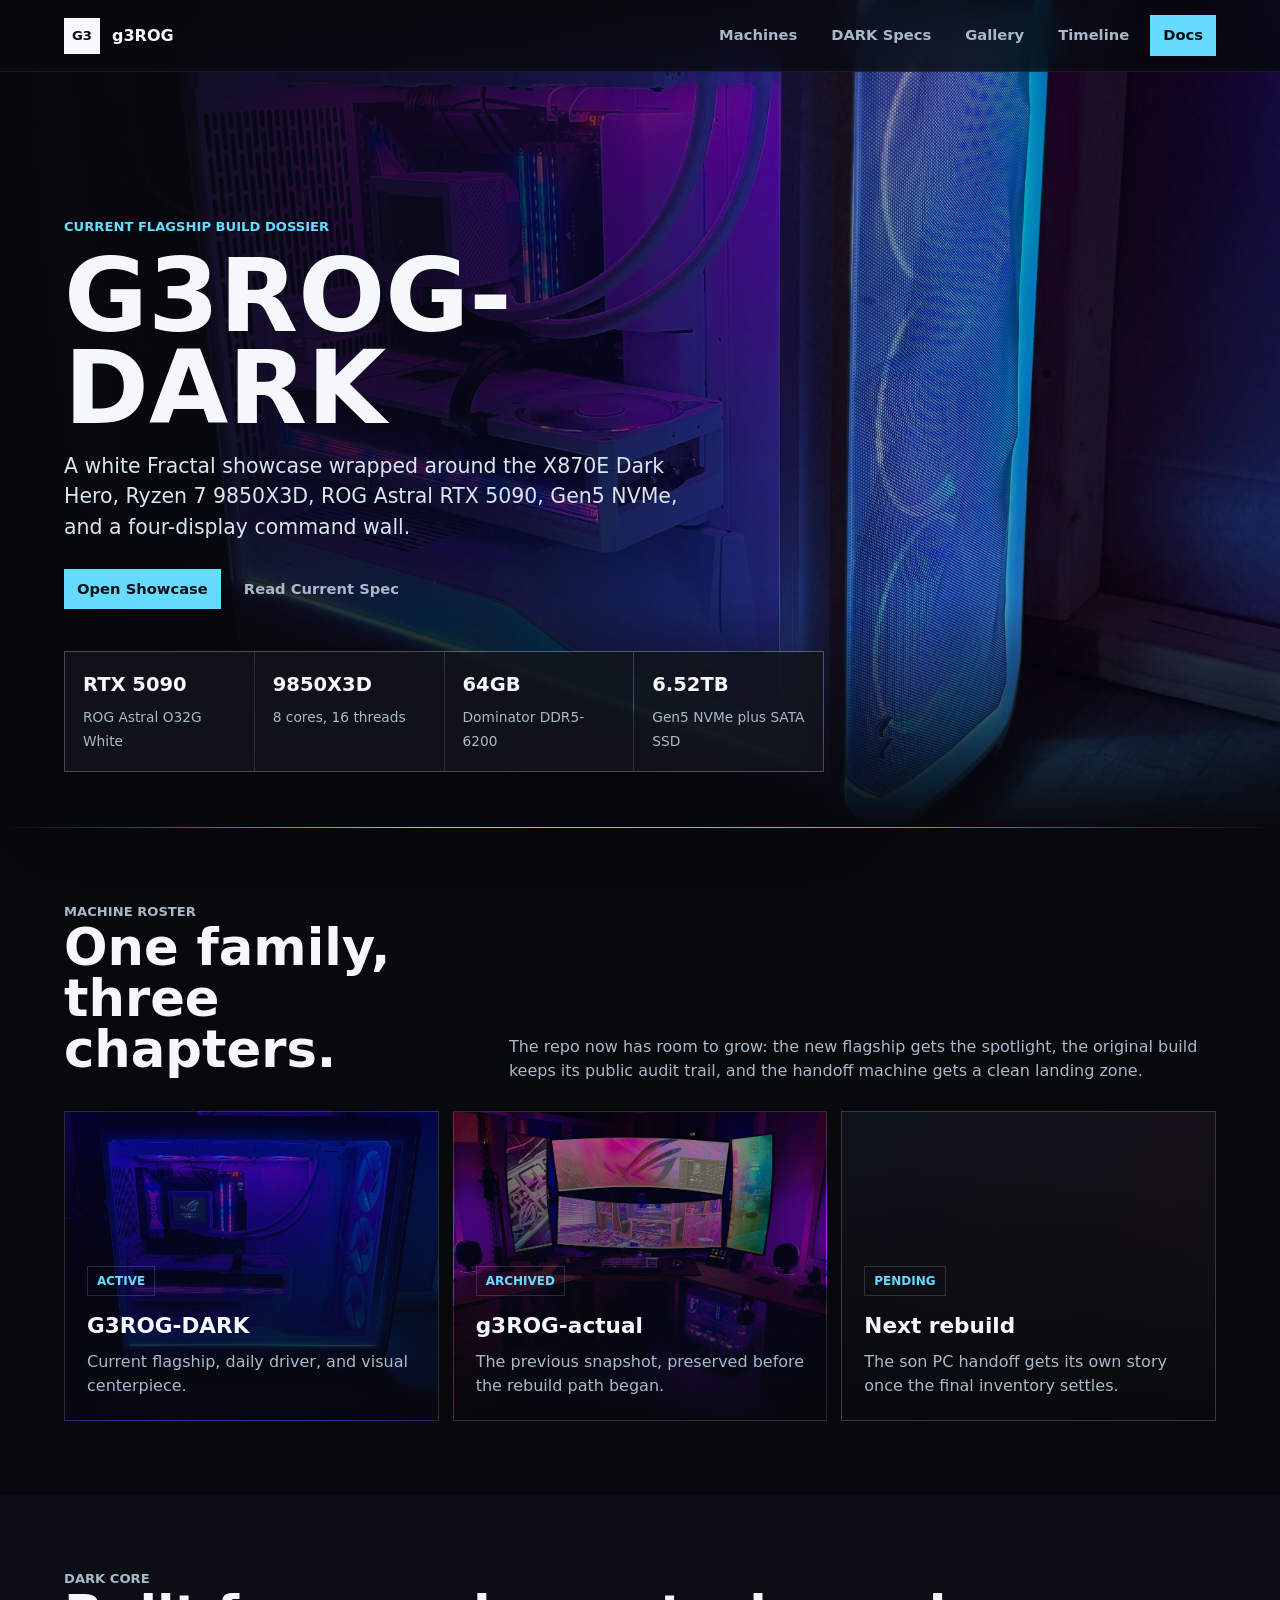
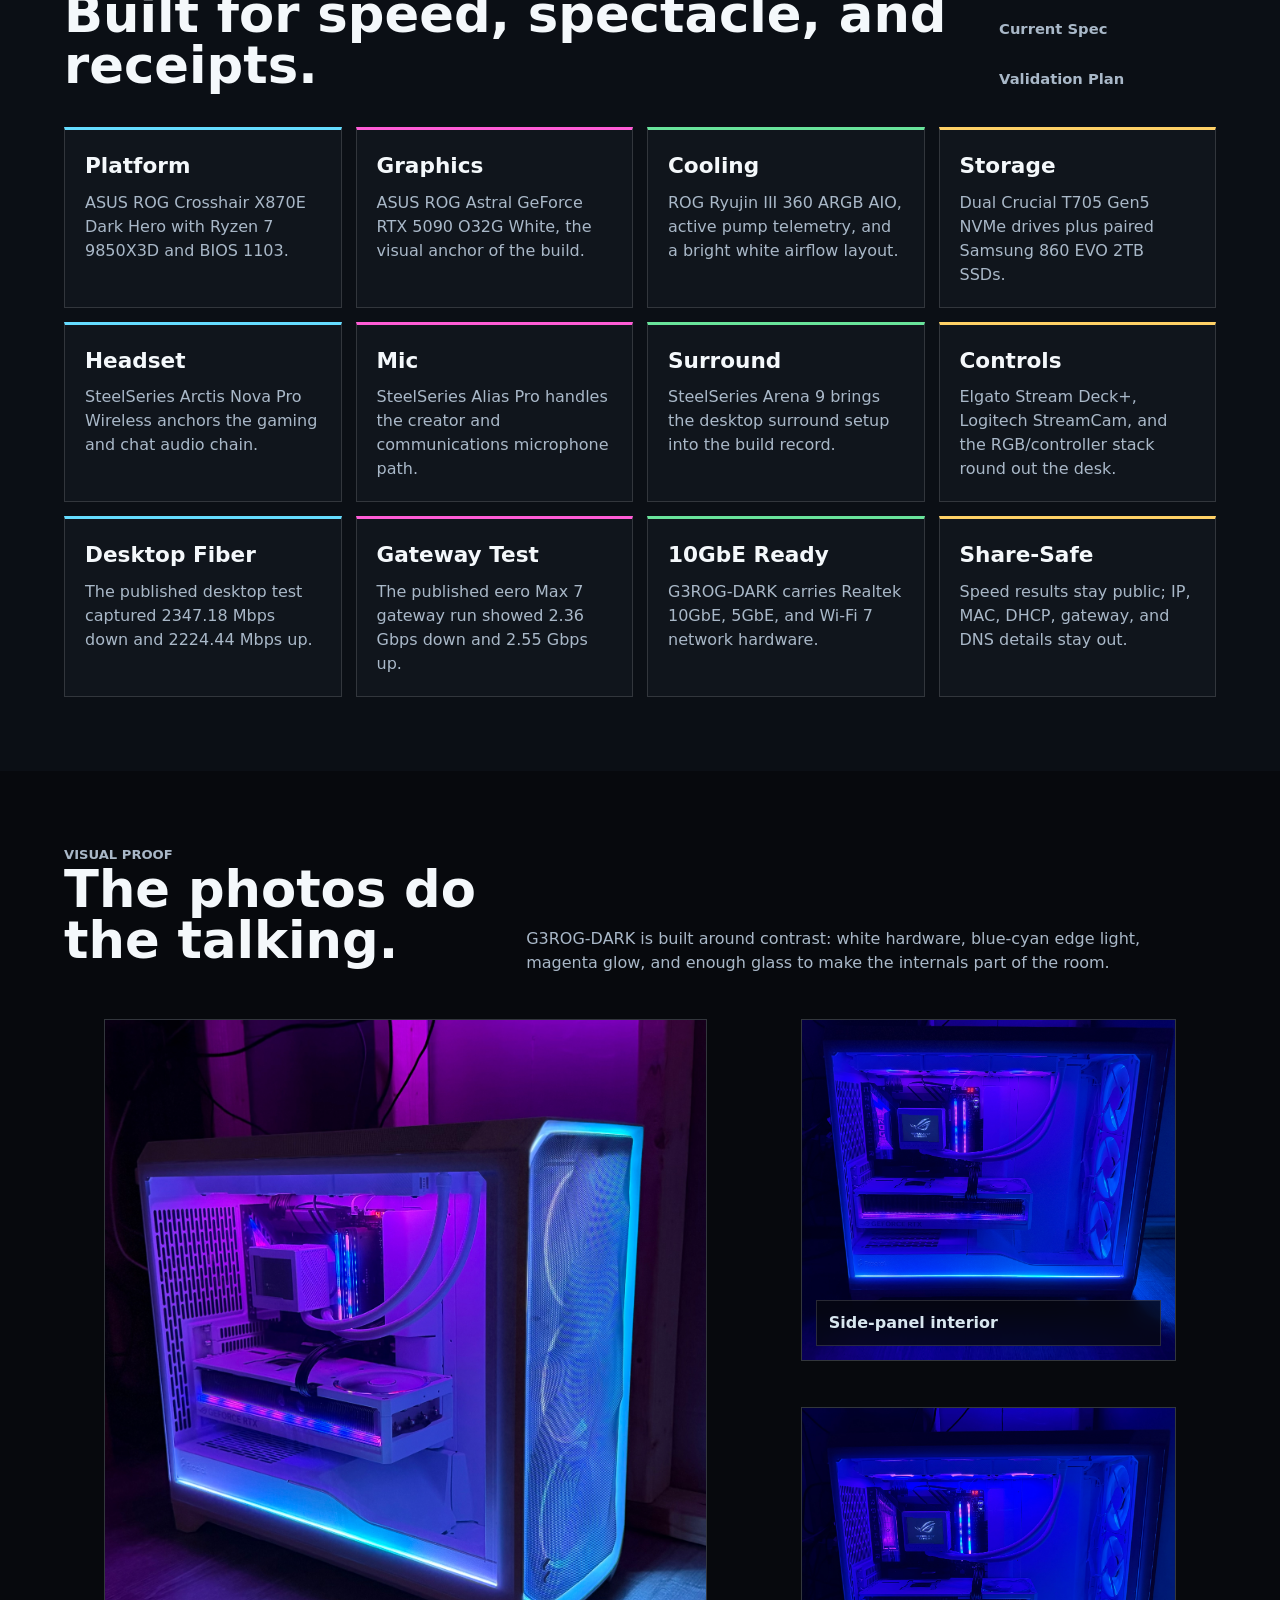
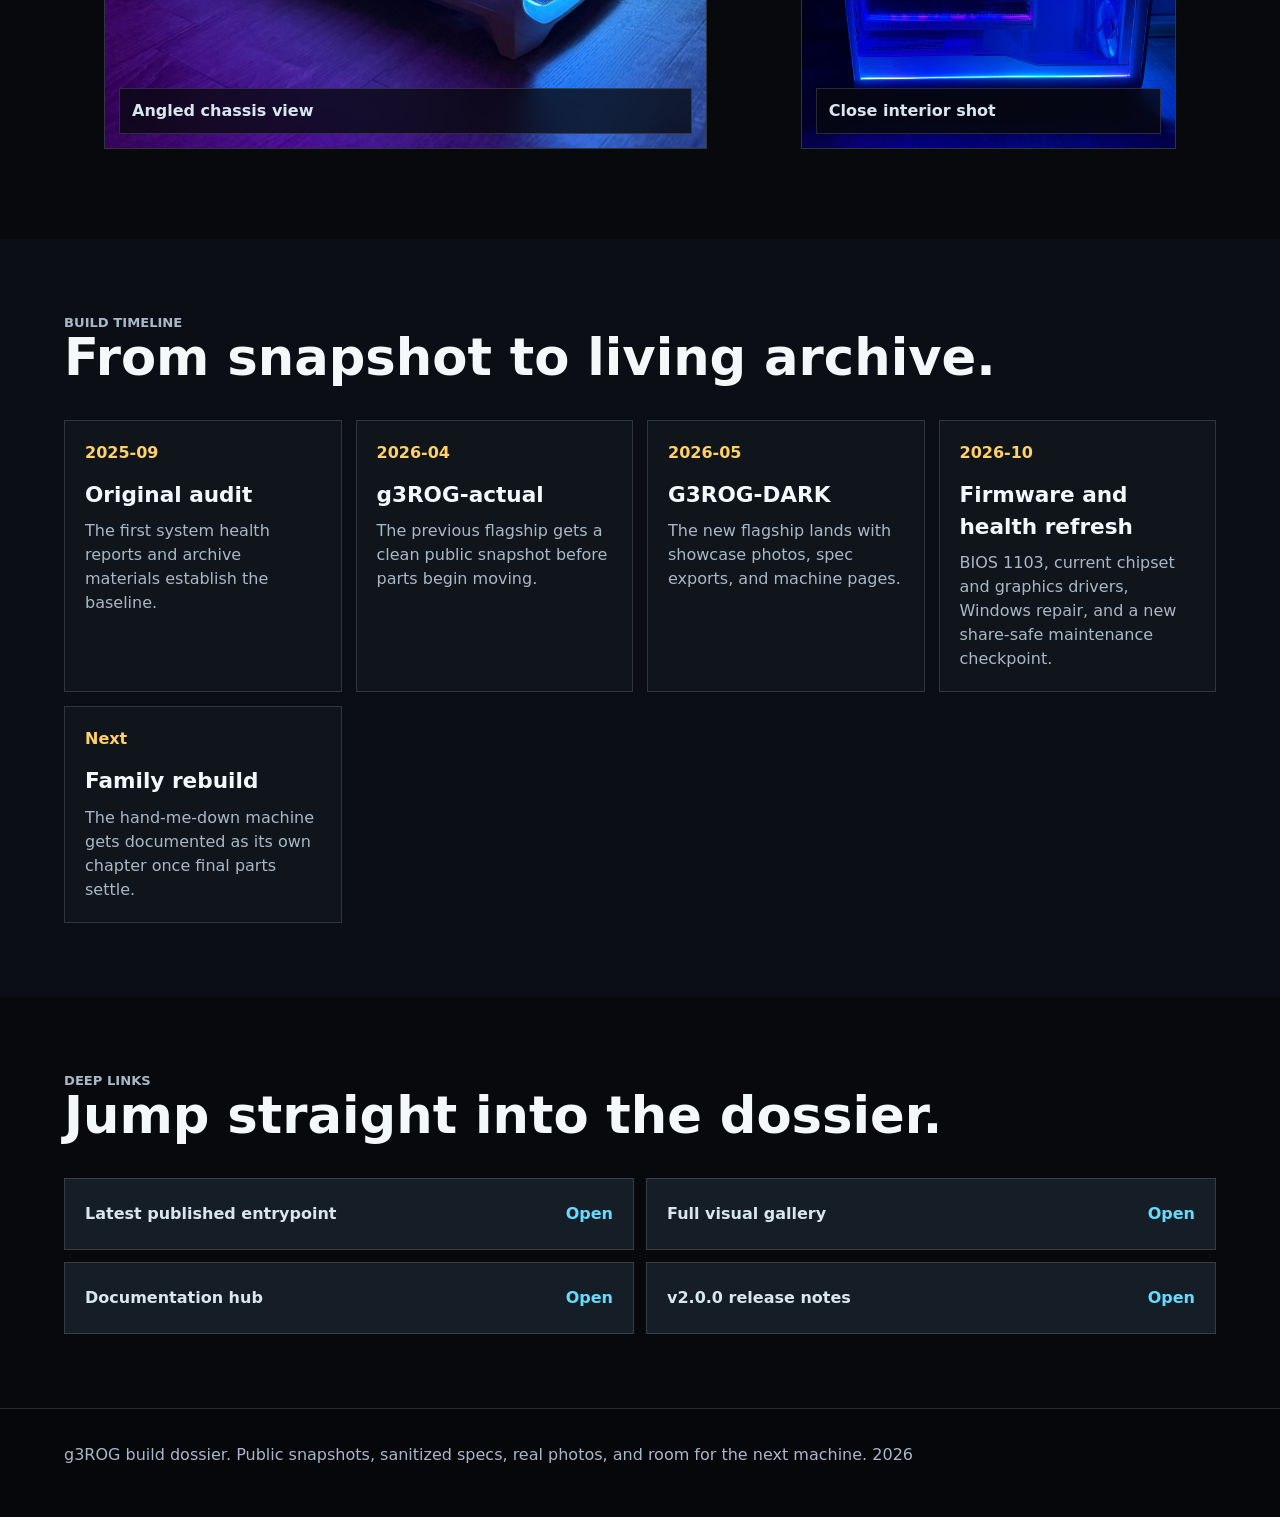
<file: index.html>
<!doctype html>
<html lang="en">
<head>
  <meta charset="utf-8">
  <meta name="viewport" content="width=device-width, initial-scale=1">
  <title>g3ROG | G3ROG-DARK Build Showcase</title>
  <meta name="description" content="The g3ROG machine dossier: G3ROG-DARK, the retired g3ROG-actual snapshot, and the next family rebuild.">
  <meta property="og:title" content="g3ROG | G3ROG-DARK Build Showcase">
  <meta property="og:description" content="A photo-first PC build showcase and public hardware dossier for the g3ROG machines.">
  <meta property="og:image" content="assets/social/g3rog-dark-social-preview-2026-05-08.jpg">
  <meta property="og:type" content="website">
  <link rel="stylesheet" href="site/styles.css">
</head>
<body>
  <div class="site-shell">
    <header class="topbar">
      <a class="brand" href="#top" aria-label="g3ROG home">
        <span class="brand-mark">G3</span>
        <span class="brand-text">g3ROG</span>
      </a>
      <nav class="nav" aria-label="Primary navigation">
        <a href="#machines">Machines</a>
        <a href="#specs">DARK Specs</a>
        <a href="#gallery">Gallery</a>
        <a href="#timeline">Timeline</a>
        <a class="button primary" href="docs/machines/g3rog-dark/README.md">Docs</a>
      </nav>
    </header>

    <main id="top">
      <section class="hero" aria-labelledby="hero-title">
        <div class="hero-content">
          <p class="eyebrow">Current flagship build dossier</p>
          <h1 id="hero-title">G3ROG-DARK</h1>
          <p class="hero-copy">A white Fractal showcase wrapped around the X870E Dark Hero, Ryzen 7 9850X3D, ROG Astral RTX 5090, Gen5 NVMe, and a four-display command wall.</p>
          <div class="hero-actions">
            <a class="button primary" href="docs/machines/g3rog-dark/exports/G3ROG-DARK-showcase-spec-2026-05-08.html">Open Showcase</a>
            <a class="button" href="docs/machines/g3rog-dark/specs/G3ROG-DARK-current-spec-2026-10-28.md">Read Current Spec</a>
          </div>
          <div class="hero-stats" aria-label="G3ROG-DARK headline specifications">
            <div class="stat">
              <strong>RTX 5090</strong>
              <span>ROG Astral O32G White</span>
            </div>
            <div class="stat">
              <strong>9850X3D</strong>
              <span>8 cores, 16 threads</span>
            </div>
            <div class="stat">
              <strong>64GB</strong>
              <span>Dominator DDR5-6200</span>
            </div>
            <div class="stat">
              <strong>6.52TB</strong>
              <span>Gen5 NVMe plus SATA SSD</span>
            </div>
          </div>
        </div>
      </section>

      <section class="section" id="machines">
        <div class="section-head">
          <div>
            <p class="eyebrow">Machine roster</p>
            <h2>One family, three chapters.</h2>
          </div>
          <p>The repo now has room to grow: the new flagship gets the spotlight, the original build keeps its public audit trail, and the handoff machine gets a clean landing zone.</p>
        </div>
        <div class="machine-grid">
          <a class="machine-card dark" href="docs/machines/g3rog-dark/README.md">
            <span class="status">Active</span>
            <h3>G3ROG-DARK</h3>
            <p>Current flagship, daily driver, and visual centerpiece.</p>
          </a>
          <a class="machine-card actual" href="docs/machines/g3rog-actual/README.md">
            <span class="status">Archived</span>
            <h3>g3ROG-actual</h3>
            <p>The previous snapshot, preserved before the rebuild path began.</p>
          </a>
          <a class="machine-card pending" href="docs/machines/son-pc/README.md">
            <span class="status">Pending</span>
            <h3>Next rebuild</h3>
            <p>The son PC handoff gets its own story once the final inventory settles.</p>
          </a>
        </div>
      </section>

      <section class="section alt" id="specs">
        <div class="section-head">
          <div>
            <p class="eyebrow">DARK core</p>
            <h2>Built for speed, spectacle, and receipts.</h2>
          </div>
          <div class="section-actions">
            <a class="button" href="docs/machines/g3rog-dark/specs/G3ROG-DARK-current-spec-2026-10-28.md">Current Spec</a>
            <a class="button" href="docs/machines/g3rog-dark/validation/stability-validation-2026-05-09.md">Validation Plan</a>
          </div>
        </div>
        <div class="spec-grid">
          <article class="spec-card accent-cyan">
            <h3>Platform</h3>
            <p>ASUS ROG Crosshair X870E Dark Hero with Ryzen 7 9850X3D and BIOS 1103.</p>
          </article>
          <article class="spec-card accent-magenta">
            <h3>Graphics</h3>
            <p>ASUS ROG Astral GeForce RTX 5090 O32G White, the visual anchor of the build.</p>
          </article>
          <article class="spec-card accent-green">
            <h3>Cooling</h3>
            <p>ROG Ryujin III 360 ARGB AIO, active pump telemetry, and a bright white airflow layout.</p>
          </article>
          <article class="spec-card accent-gold">
            <h3>Storage</h3>
            <p>Dual Crucial T705 Gen5 NVMe drives plus paired Samsung 860 EVO 2TB SSDs.</p>
          </article>
        </div>
        <div class="spec-grid peripherals-grid">
          <article class="spec-card accent-cyan">
            <h3>Headset</h3>
            <p>SteelSeries Arctis Nova Pro Wireless anchors the gaming and chat audio chain.</p>
          </article>
          <article class="spec-card accent-magenta">
            <h3>Mic</h3>
            <p>SteelSeries Alias Pro handles the creator and communications microphone path.</p>
          </article>
          <article class="spec-card accent-green">
            <h3>Surround</h3>
            <p>SteelSeries Arena 9 brings the desktop surround setup into the build record.</p>
          </article>
          <article class="spec-card accent-gold">
            <h3>Controls</h3>
            <p>Elgato Stream Deck+, Logitech StreamCam, and the RGB/controller stack round out the desk.</p>
          </article>
        </div>
        <div class="spec-grid peripherals-grid">
          <article class="spec-card accent-cyan">
            <h3>Desktop Fiber</h3>
            <p>The published desktop test captured 2347.18 Mbps down and 2224.44 Mbps up.</p>
          </article>
          <article class="spec-card accent-magenta">
            <h3>Gateway Test</h3>
            <p>The published eero Max 7 gateway run showed 2.36 Gbps down and 2.55 Gbps up.</p>
          </article>
          <article class="spec-card accent-green">
            <h3>10GbE Ready</h3>
            <p>G3ROG-DARK carries Realtek 10GbE, 5GbE, and Wi-Fi 7 network hardware.</p>
          </article>
          <article class="spec-card accent-gold">
            <h3>Share-Safe</h3>
            <p>Speed results stay public; IP, MAC, DHCP, gateway, and DNS details stay out.</p>
          </article>
        </div>
      </section>

      <section class="section" id="gallery">
        <div class="section-head">
          <div>
            <p class="eyebrow">Visual proof</p>
            <h2>The photos do the talking.</h2>
          </div>
          <p>G3ROG-DARK is built around contrast: white hardware, blue-cyan edge light, magenta glow, and enough glass to make the internals part of the room.</p>
        </div>
        <div class="gallery-grid">
          <figure class="gallery-item large">
            <img src="assets/gallery/g3rog-dark/g3rog-dark-angled-chassis-2026-05-08.jpeg" alt="G3ROG-DARK angled chassis with illuminated front mesh and side panel">
            <figcaption class="caption">Angled chassis view</figcaption>
          </figure>
          <figure class="gallery-item">
            <img src="assets/gallery/g3rog-dark/g3rog-dark-side-panel-front-2026-05-08.jpeg" alt="G3ROG-DARK side panel view showing RTX 5090, AIO, and RGB memory">
            <figcaption class="caption">Side-panel interior</figcaption>
          </figure>
          <figure class="gallery-item">
            <img src="assets/gallery/g3rog-dark/g3rog-dark-side-panel-close-2026-05-08.jpeg" alt="Close view of G3ROG-DARK interior lighting and ROG hardware">
            <figcaption class="caption">Close interior shot</figcaption>
          </figure>
        </div>
      </section>

      <section class="section alt" id="timeline">
        <div class="section-head">
          <div>
            <p class="eyebrow">Build timeline</p>
            <h2>From snapshot to living archive.</h2>
          </div>
        </div>
        <div class="timeline">
          <article class="timeline-item">
            <span class="timeline-date">2025-09</span>
            <h3>Original audit</h3>
            <p>The first system health reports and archive materials establish the baseline.</p>
          </article>
          <article class="timeline-item">
            <span class="timeline-date">2026-04</span>
            <h3>g3ROG-actual</h3>
            <p>The previous flagship gets a clean public snapshot before parts begin moving.</p>
          </article>
          <article class="timeline-item">
            <span class="timeline-date">2026-05</span>
            <h3>G3ROG-DARK</h3>
            <p>The new flagship lands with showcase photos, spec exports, and machine pages.</p>
          </article>
          <article class="timeline-item">
            <span class="timeline-date">2026-10</span>
            <h3>Firmware and health refresh</h3>
            <p>BIOS 1103, current chipset and graphics drivers, Windows repair, and a new share-safe maintenance checkpoint.</p>
          </article>
          <article class="timeline-item">
            <span class="timeline-date">Next</span>
            <h3>Family rebuild</h3>
            <p>The hand-me-down machine gets documented as its own chapter once final parts settle.</p>
          </article>
        </div>
      </section>

      <section class="section">
        <div class="section-head">
          <div>
            <p class="eyebrow">Deep links</p>
            <h2>Jump straight into the dossier.</h2>
          </div>
        </div>
        <div class="deep-links">
          <a class="deep-link" href="docs/LATEST.md">Latest published entrypoint <span>Open</span></a>
          <a class="deep-link" href="docs/GALLERY.md">Full visual gallery <span>Open</span></a>
          <a class="deep-link" href="docs/README.md">Documentation hub <span>Open</span></a>
          <a class="deep-link" href="RELEASE_NOTES_v2.0.0.md">v2.0.0 release notes <span>Open</span></a>
        </div>
      </section>
    </main>

    <footer class="footer">
      <p>g3ROG build dossier. Public snapshots, sanitized specs, real photos, and room for the next machine. <span data-year></span></p>
    </footer>
  </div>
  <script src="site/app.js"></script>
</body>
</html>
</file>
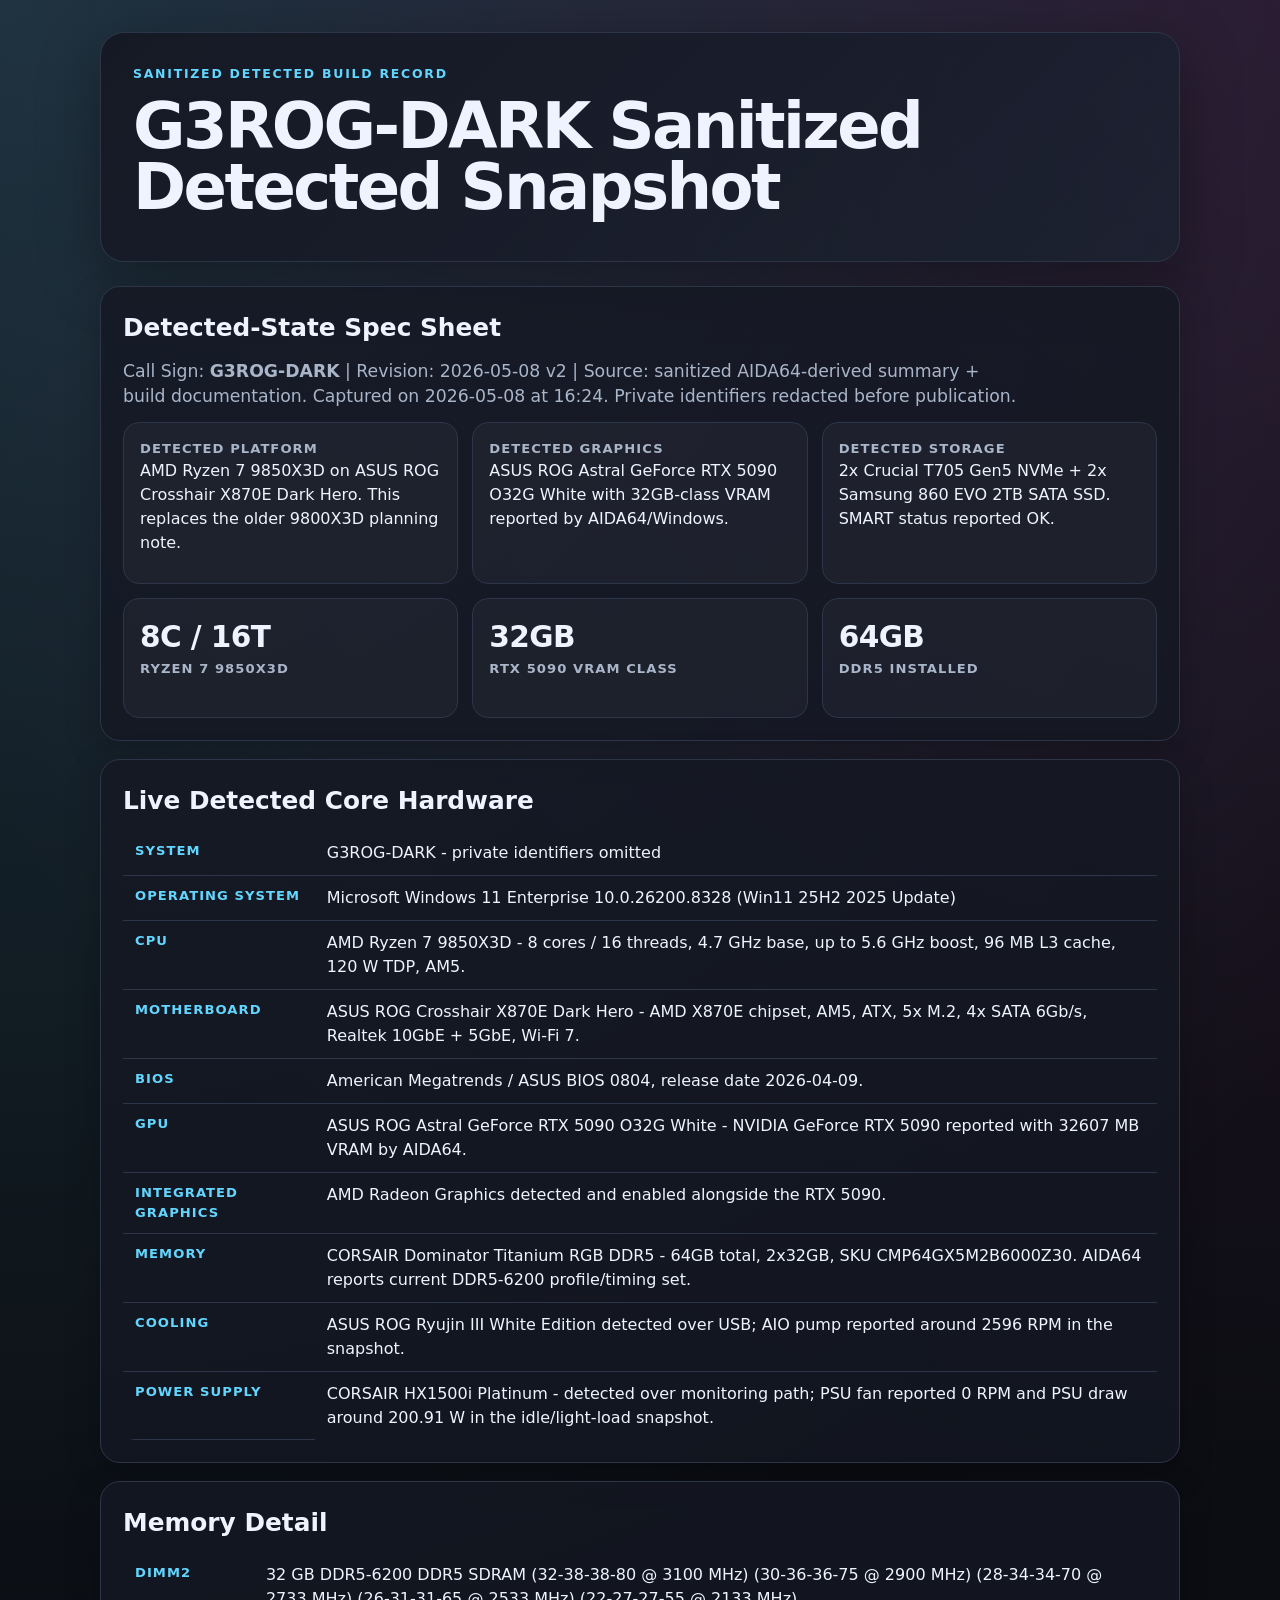
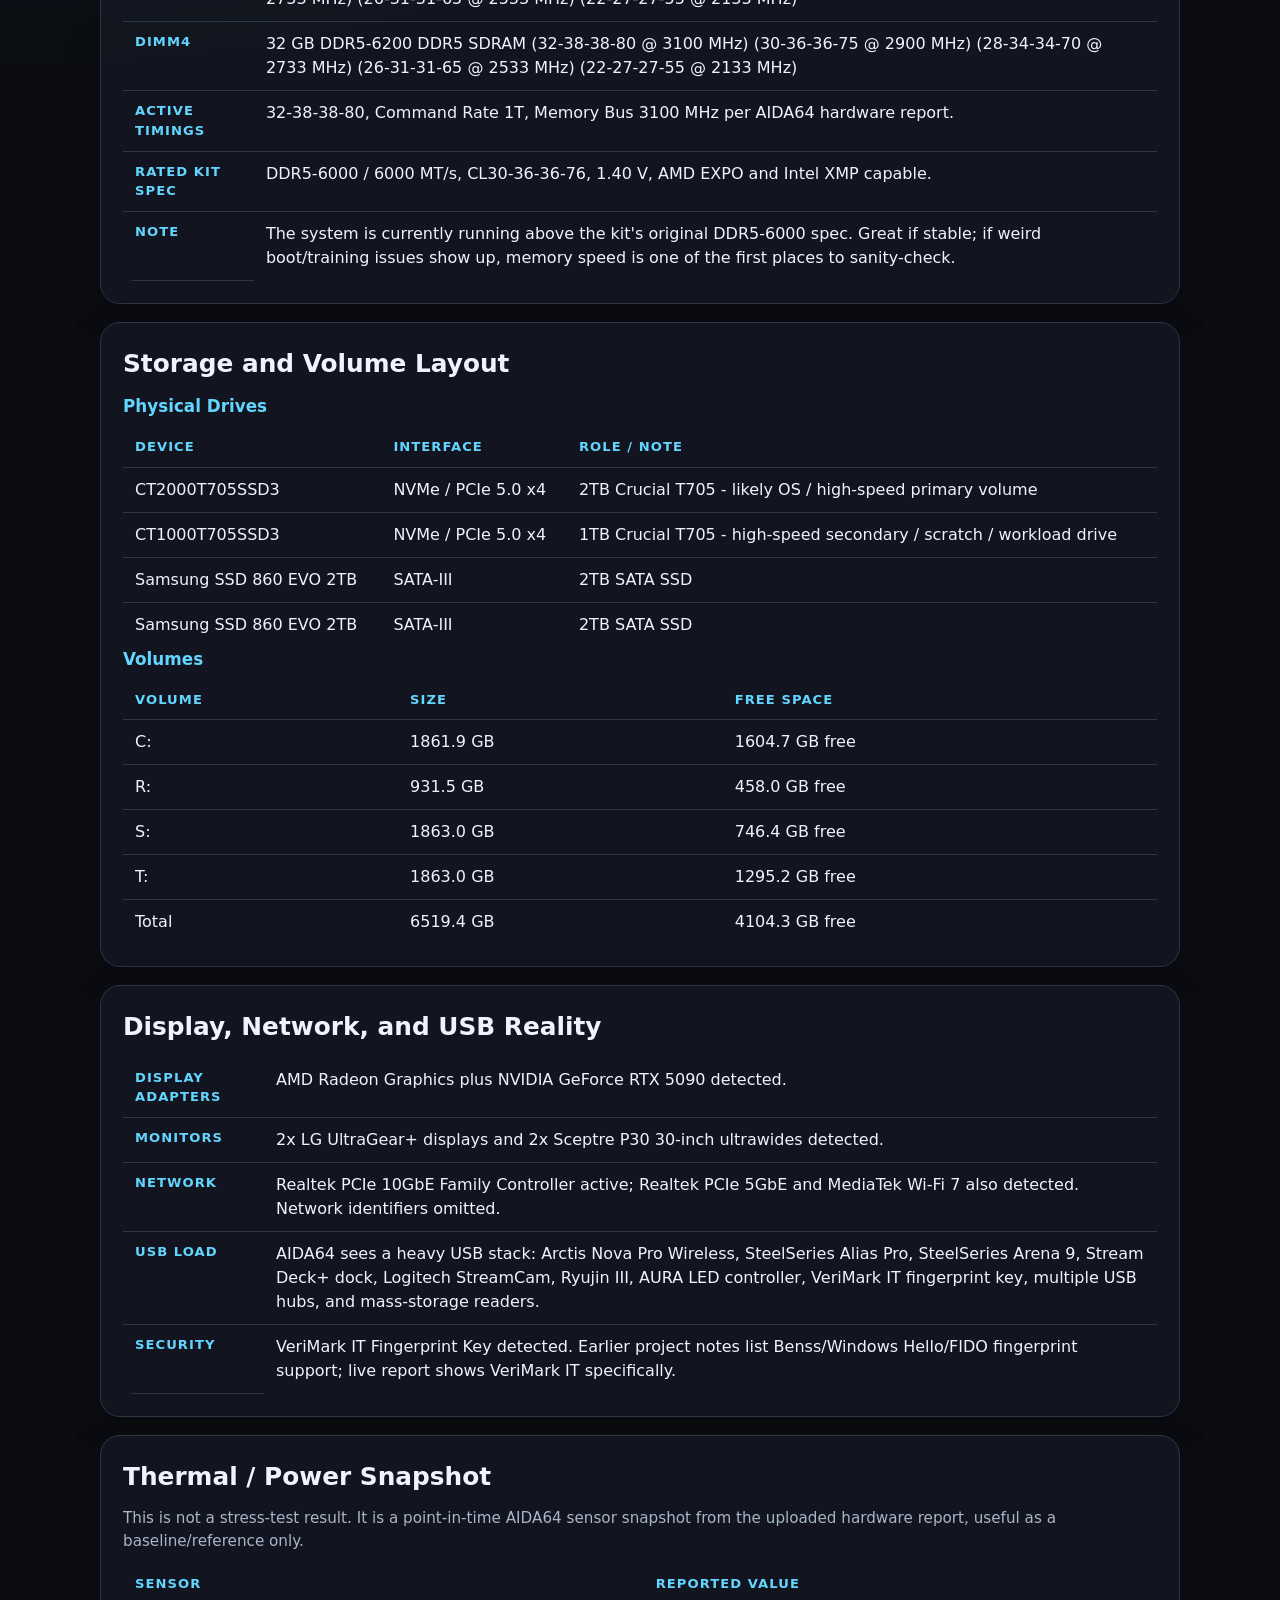
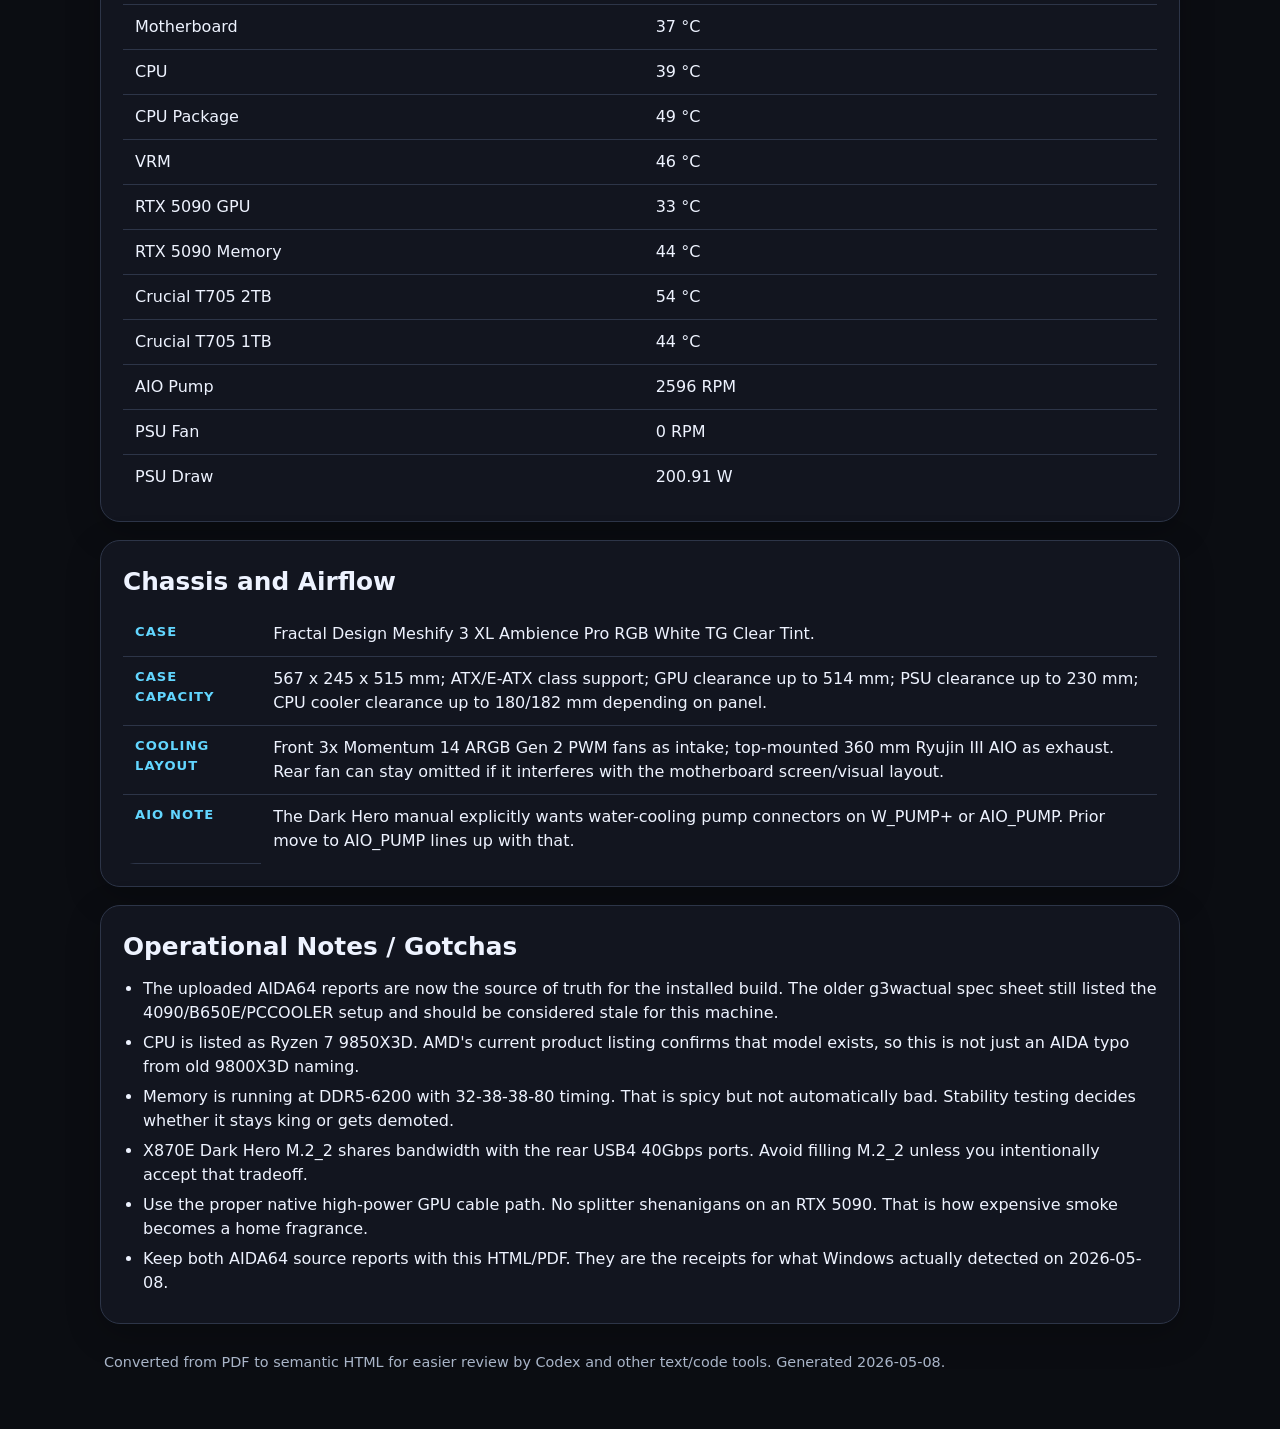
<file: docs/machines/g3rog-dark/exports/G3ROG-DARK-actual-spec-2026-05-08.html>
<!doctype html>
<html lang="en">
<head>
  <meta charset="utf-8">
  <meta name="viewport" content="width=device-width, initial-scale=1">
  <title>G3ROG-DARK Sanitized Detected Snapshot</title>
  <meta name="generator" content="ChatGPT - semantic conversion from generated PDF">
  <meta name="privacy" content="Sanitized summary; private identifiers omitted">
  <style>
    :root {
      --bg: #0b0d12;
      --panel: #141823;
      --panel2: #1b2130;
      --text: #eef3ff;
      --muted: #a9b5c8;
      --line: #2d3548;
      --accent: #62d6ff;
      --accent2: #ff4fd8;
      --good: #8df7bd;
      --warn: #ffd166;
    }
    * { box-sizing: border-box; }
    body {
      margin: 0;
      background: radial-gradient(circle at top left, rgba(98,216,255,.18), transparent 35%),
                  radial-gradient(circle at top right, rgba(255,79,216,.12), transparent 32%),
                  var(--bg);
      color: var(--text);
      font-family: Inter, ui-sans-serif, system-ui, -apple-system, Segoe UI, Roboto, Arial, sans-serif;
      line-height: 1.5;
    }
    main { max-width: 1120px; margin: 0 auto; padding: 32px 20px 56px; }
    header.hero {
      border: 1px solid var(--line);
      background: linear-gradient(135deg, rgba(20,24,35,.95), rgba(27,33,48,.88));
      border-radius: 24px;
      padding: 32px;
      box-shadow: 0 18px 60px rgba(0,0,0,.35);
      margin-bottom: 24px;
    }
    .eyebrow { color: var(--accent); text-transform: uppercase; letter-spacing: .14em; font-size: .78rem; font-weight: 800; }
    h1 { font-size: clamp(2rem, 5vw, 4.25rem); line-height: .95; margin: 12px 0 12px; letter-spacing: -.04em; }
    h2 { font-size: 1.55rem; margin: 0 0 12px; }
    h3 { font-size: 1.05rem; margin: 0 0 8px; color: var(--accent); }
    p { margin: 0 0 12px; }
    .subtitle { color: var(--muted); max-width: 900px; font-size: 1.08rem; }
    .badges { display:flex; flex-wrap:wrap; gap:10px; margin-top:20px; }
    .badge {
      border: 1px solid var(--line);
      background: rgba(255,255,255,.04);
      border-radius: 999px;
      padding: 8px 12px;
      color: var(--text);
      font-size: .9rem;
      font-weight: 700;
    }
    section {
      border: 1px solid var(--line);
      background: rgba(20,24,35,.82);
      border-radius: 20px;
      padding: 22px;
      margin: 18px 0;
      box-shadow: 0 10px 35px rgba(0,0,0,.22);
    }
    .grid { display:grid; grid-template-columns: repeat(12, 1fr); gap: 14px; }
    .card {
      grid-column: span 4;
      border: 1px solid var(--line);
      background: rgba(255,255,255,.035);
      border-radius: 16px;
      padding: 16px;
      min-height: 120px;
    }
    .card.wide { grid-column: span 6; }
    .card.full { grid-column: 1 / -1; }
    .stat { font-size: 1.85rem; font-weight: 900; letter-spacing: -.02em; }
    .label { color: var(--muted); font-size: .82rem; text-transform: uppercase; letter-spacing: .08em; font-weight: 800; }
    table { width: 100%; border-collapse: collapse; overflow: hidden; border-radius: 12px; }
    th, td { text-align: left; border-bottom: 1px solid var(--line); padding: 10px 12px; vertical-align: top; }
    th { color: var(--accent); font-size: .82rem; text-transform: uppercase; letter-spacing: .08em; }
    tr:last-child td { border-bottom: 0; }
    ul { margin: 8px 0 0 20px; padding: 0; }
    li { margin: 6px 0; }
    code { background: rgba(255,255,255,.07); border: 1px solid var(--line); padding: .12em .35em; border-radius: 6px; color: var(--good); }
    .note { color: var(--muted); font-size: .95rem; }
    .warning { border-left: 4px solid var(--warn); padding-left: 14px; color: #fff1c1; }
    footer { color: var(--muted); margin: 28px 4px 0; font-size: .9rem; }
    @media (max-width: 820px) {
      .card, .card.wide { grid-column: 1 / -1; }
      header.hero { padding: 24px; }
    }

  </style>
</head>
<body>
<main>
  <header class="hero">
    <div class="eyebrow">Sanitized detected build record</div>
    <h1>G3ROG-DARK Sanitized Detected Snapshot</h1>
  </header>

<section id="summary">
  <h2>Detected-State Spec Sheet</h2>
  <p class="subtitle">Call Sign: <strong>G3ROG-DARK</strong> | Revision: 2026-05-08 v2 | Source: sanitized AIDA64-derived summary + build documentation. Captured on 2026-05-08 at 16:24. Private identifiers redacted before publication.</p>
  <div class="grid">
    <div class="card"><div class="label">Detected Platform</div><p>AMD Ryzen 7 9850X3D on ASUS ROG Crosshair X870E Dark Hero. This replaces the older 9800X3D planning note.</p></div>
    <div class="card"><div class="label">Detected Graphics</div><p>ASUS ROG Astral GeForce RTX 5090 O32G White with 32GB-class VRAM reported by AIDA64/Windows.</p></div>
    <div class="card"><div class="label">Detected Storage</div><p>2x Crucial T705 Gen5 NVMe + 2x Samsung 860 EVO 2TB SATA SSD. SMART status reported OK.</p></div>
    <div class="card"><div class="stat">8C / 16T</div><div class="label">Ryzen 7 9850X3D</div></div>
    <div class="card"><div class="stat">32GB</div><div class="label">RTX 5090 VRAM class</div></div>
    <div class="card"><div class="stat">64GB</div><div class="label">DDR5 installed</div></div>
  </div>
</section>

<section id="core-hardware">
  <h2>Live Detected Core Hardware</h2>
  <table>
    <tbody>
      <tr><th>System</th><td>G3ROG-DARK - private identifiers omitted</td></tr>
      <tr><th>Operating System</th><td>Microsoft Windows 11 Enterprise 10.0.26200.8328 (Win11 25H2 2025 Update)</td></tr>
      <tr><th>CPU</th><td>AMD Ryzen 7 9850X3D - 8 cores / 16 threads, 4.7 GHz base, up to 5.6 GHz boost, 96 MB L3 cache, 120 W TDP, AM5.</td></tr>
      <tr><th>Motherboard</th><td>ASUS ROG Crosshair X870E Dark Hero - AMD X870E chipset, AM5, ATX, 5x M.2, 4x SATA 6Gb/s, Realtek 10GbE + 5GbE, Wi-Fi 7.</td></tr>
      <tr><th>BIOS</th><td>American Megatrends / ASUS BIOS 0804, release date 2026-04-09.</td></tr>
      <tr><th>GPU</th><td>ASUS ROG Astral GeForce RTX 5090 O32G White - NVIDIA GeForce RTX 5090 reported with 32607 MB VRAM by AIDA64.</td></tr>
      <tr><th>Integrated Graphics</th><td>AMD Radeon Graphics detected and enabled alongside the RTX 5090.</td></tr>
      <tr><th>Memory</th><td>CORSAIR Dominator Titanium RGB DDR5 - 64GB total, 2x32GB, SKU CMP64GX5M2B6000Z30. AIDA64 reports current DDR5-6200 profile/timing set.</td></tr>
      <tr><th>Cooling</th><td>ASUS ROG Ryujin III White Edition detected over USB; AIO pump reported around 2596 RPM in the snapshot.</td></tr>
      <tr><th>Power Supply</th><td>CORSAIR HX1500i Platinum - detected over monitoring path; PSU fan reported 0 RPM and PSU draw around 200.91 W in the idle/light-load snapshot.</td></tr>
    </tbody>
  </table>
</section>

<section id="memory">
  <h2>Memory Detail</h2>
  <table>
    <tbody>
      <tr><th>DIMM2</th><td>32 GB DDR5-6200 DDR5 SDRAM (32-38-38-80 @ 3100 MHz) (30-36-36-75 @ 2900 MHz) (28-34-34-70 @ 2733 MHz) (26-31-31-65 @ 2533 MHz) (22-27-27-55 @ 2133 MHz)</td></tr>
      <tr><th>DIMM4</th><td>32 GB DDR5-6200 DDR5 SDRAM (32-38-38-80 @ 3100 MHz) (30-36-36-75 @ 2900 MHz) (28-34-34-70 @ 2733 MHz) (26-31-31-65 @ 2533 MHz) (22-27-27-55 @ 2133 MHz)</td></tr>
      <tr><th>Active Timings</th><td>32-38-38-80, Command Rate 1T, Memory Bus 3100 MHz per AIDA64 hardware report.</td></tr>
      <tr><th>Rated Kit Spec</th><td>DDR5-6000 / 6000 MT/s, CL30-36-36-76, 1.40 V, AMD EXPO and Intel XMP capable.</td></tr>
      <tr><th>Note</th><td>The system is currently running above the kit's original DDR5-6000 spec. Great if stable; if weird boot/training issues show up, memory speed is one of the first places to sanity-check.</td></tr>
    </tbody>
  </table>
</section>

<section id="storage">
  <h2>Storage and Volume Layout</h2>
  <h3>Physical Drives</h3>
  <table>
    <thead><tr><th>Device</th><th>Interface</th><th>Role / Note</th></tr></thead>
    <tbody>
      <tr><td>CT2000T705SSD3</td><td>NVMe / PCIe 5.0 x4</td><td>2TB Crucial T705 - likely OS / high-speed primary volume</td></tr>
      <tr><td>CT1000T705SSD3</td><td>NVMe / PCIe 5.0 x4</td><td>1TB Crucial T705 - high-speed secondary / scratch / workload drive</td></tr>
      <tr><td>Samsung SSD 860 EVO 2TB</td><td>SATA-III</td><td>2TB SATA SSD</td></tr>
      <tr><td>Samsung SSD 860 EVO 2TB</td><td>SATA-III</td><td>2TB SATA SSD</td></tr>
    </tbody>
  </table>
  <h3>Volumes</h3>
  <table>
    <thead><tr><th>Volume</th><th>Size</th><th>Free Space</th></tr></thead>
    <tbody>
      <tr><td>C:</td><td>1861.9 GB</td><td>1604.7 GB free</td></tr>
      <tr><td>R:</td><td>931.5 GB</td><td>458.0 GB free</td></tr>
      <tr><td>S:</td><td>1863.0 GB</td><td>746.4 GB free</td></tr>
      <tr><td>T:</td><td>1863.0 GB</td><td>1295.2 GB free</td></tr>
      <tr><td>Total</td><td>6519.4 GB</td><td>4104.3 GB free</td></tr>
    </tbody>
  </table>
</section>

<section id="display-network-usb">
  <h2>Display, Network, and USB Reality</h2>
  <table>
    <tbody>
      <tr><th>Display Adapters</th><td>AMD Radeon Graphics plus NVIDIA GeForce RTX 5090 detected.</td></tr>
      <tr><th>Monitors</th><td>2x LG UltraGear+ displays and 2x Sceptre P30 30-inch ultrawides detected.</td></tr>
      <tr><th>Network</th><td>Realtek PCIe 10GbE Family Controller active; Realtek PCIe 5GbE and MediaTek Wi-Fi 7 also detected. Network identifiers omitted.</td></tr>
      <tr><th>USB Load</th><td>AIDA64 sees a heavy USB stack: Arctis Nova Pro Wireless, SteelSeries Alias Pro, SteelSeries Arena 9, Stream Deck+ dock, Logitech StreamCam, Ryujin III, AURA LED controller, VeriMark IT fingerprint key, multiple USB hubs, and mass-storage readers.</td></tr>
      <tr><th>Security</th><td>VeriMark IT Fingerprint Key detected. Earlier project notes list Benss/Windows Hello/FIDO fingerprint support; live report shows VeriMark IT specifically.</td></tr>
    </tbody>
  </table>
</section>

<section id="thermal-power">
  <h2>Thermal / Power Snapshot</h2>
  <p class="note">This is not a stress-test result. It is a point-in-time AIDA64 sensor snapshot from the uploaded hardware report, useful as a baseline/reference only.</p>
  <table>
    <thead><tr><th>Sensor</th><th>Reported Value</th></tr></thead>
    <tbody>
      <tr><td>Motherboard</td><td>37 °C</td></tr>
      <tr><td>CPU</td><td>39 °C</td></tr>
      <tr><td>CPU Package</td><td>49 °C</td></tr>
      <tr><td>VRM</td><td>46 °C</td></tr>
      <tr><td>RTX 5090 GPU</td><td>33 °C</td></tr>
      <tr><td>RTX 5090 Memory</td><td>44 °C</td></tr>
      <tr><td>Crucial T705 2TB</td><td>54 °C</td></tr>
      <tr><td>Crucial T705 1TB</td><td>44 °C</td></tr>
      <tr><td>AIO Pump</td><td>2596 RPM</td></tr>
      <tr><td>PSU Fan</td><td>0 RPM</td></tr>
      <tr><td>PSU Draw</td><td>200.91 W</td></tr>
    </tbody>
  </table>
</section>

<section id="chassis-airflow">
  <h2>Chassis and Airflow</h2>
  <table>
    <tbody>
      <tr><th>Case</th><td>Fractal Design Meshify 3 XL Ambience Pro RGB White TG Clear Tint.</td></tr>
      <tr><th>Case Capacity</th><td>567 x 245 x 515 mm; ATX/E-ATX class support; GPU clearance up to 514 mm; PSU clearance up to 230 mm; CPU cooler clearance up to 180/182 mm depending on panel.</td></tr>
      <tr><th>Cooling Layout</th><td>Front 3x Momentum 14 ARGB Gen 2 PWM fans as intake; top-mounted 360 mm Ryujin III AIO as exhaust. Rear fan can stay omitted if it interferes with the motherboard screen/visual layout.</td></tr>
      <tr><th>AIO Note</th><td>The Dark Hero manual explicitly wants water-cooling pump connectors on W_PUMP+ or AIO_PUMP. Prior move to AIO_PUMP lines up with that.</td></tr>
    </tbody>
  </table>
</section>

<section id="notes">
  <h2>Operational Notes / Gotchas</h2>
  <ul>
    <li>The uploaded AIDA64 reports are now the source of truth for the installed build. The older g3wactual spec sheet still listed the 4090/B650E/PCCOOLER setup and should be considered stale for this machine.</li>
    <li>CPU is listed as Ryzen 7 9850X3D. AMD's current product listing confirms that model exists, so this is not just an AIDA typo from old 9800X3D naming.</li>
    <li>Memory is running at DDR5-6200 with 32-38-38-80 timing. That is spicy but not automatically bad. Stability testing decides whether it stays king or gets demoted.</li>
    <li>X870E Dark Hero M.2_2 shares bandwidth with the rear USB4 40Gbps ports. Avoid filling M.2_2 unless you intentionally accept that tradeoff.</li>
    <li>Use the proper native high-power GPU cable path. No splitter shenanigans on an RTX 5090. That is how expensive smoke becomes a home fragrance.</li>
    <li>Keep both AIDA64 source reports with this HTML/PDF. They are the receipts for what Windows actually detected on 2026-05-08.</li>
  </ul>
</section>

<footer>
  Converted from PDF to semantic HTML for easier review by Codex and other text/code tools. Generated 2026-05-08.
</footer>
</main>
</body>
</html>
</file>
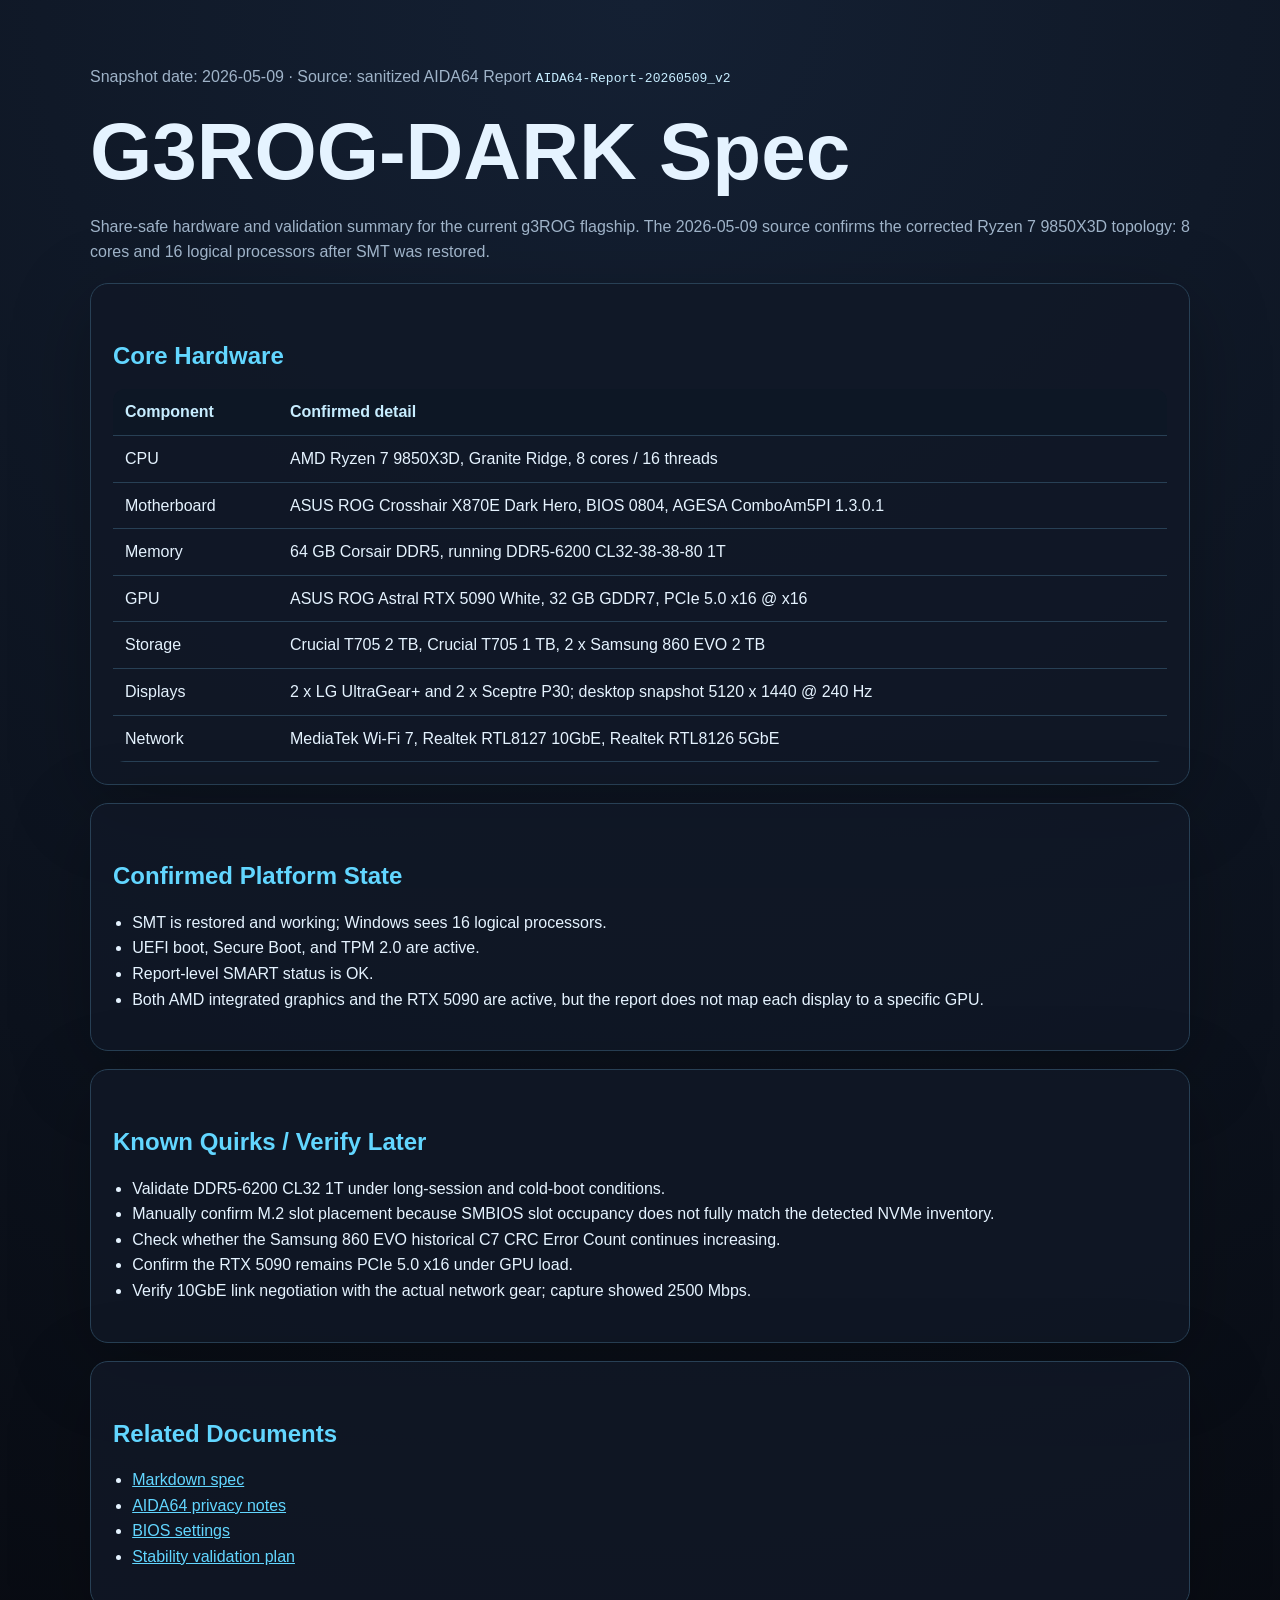
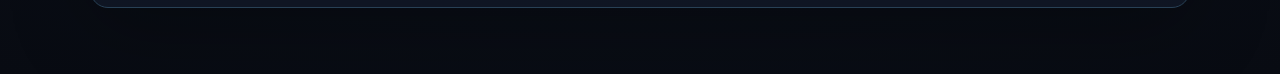
<file: docs/machines/g3rog-dark/exports/G3ROG-DARK-current-spec-2026-05-09.html>
<!doctype html>
<html lang="en">
<head>
  <meta charset="utf-8">
  <meta name="viewport" content="width=device-width, initial-scale=1">
  <title>G3ROG-DARK Spec</title>
  <meta name="description" content="Share-safe G3ROG-DARK hardware, firmware, storage, display, and validation summary from the sanitized 2026-05-09 AIDA64 source.">
  <style>
    :root { color-scheme: dark; --bg:#080b12; --card:#111827; --text:#e5f3ff; --muted:#9fb3c8; --line:#284055; --accent:#62d6ff; }
    body { margin:0; font-family: Inter, Segoe UI, Arial, sans-serif; background: radial-gradient(circle at top, #142033, var(--bg)); color:var(--text); line-height:1.6; }
    main { width:min(1100px, calc(100% - 32px)); margin:0 auto; padding:48px 0; }
    h1, h2 { line-height:1.15; }
    h1 { font-size:clamp(2.2rem, 7vw, 5rem); margin:0 0 8px; }
    h2 { margin-top:36px; color:var(--accent); }
    .lede, .muted { color:var(--muted); }
    .card { border:1px solid var(--line); background:rgba(17,24,39,.82); border-radius:18px; padding:22px; margin:18px 0; box-shadow:0 20px 80px rgba(0,0,0,.25); }
    table { width:100%; border-collapse:collapse; overflow:hidden; border-radius:12px; }
    th, td { border-bottom:1px solid var(--line); padding:10px 12px; text-align:left; vertical-align:top; }
    th { color:#c7edff; background:#0d1725; }
    a { color:var(--accent); }
    ul { padding-left:1.2rem; }
    code { color:#c7edff; }
  </style>
</head>
<body>
  <main>
    <p class="muted">Snapshot date: 2026-05-09 · Source: sanitized AIDA64 Report <code>AIDA64-Report-20260509_v2</code></p>
    <h1>G3ROG-DARK Spec</h1>
    <p class="lede">Share-safe hardware and validation summary for the current g3ROG flagship. The 2026-05-09 source confirms the corrected Ryzen 7 9850X3D topology: 8 cores and 16 logical processors after SMT was restored.</p>

    <section class="card">
      <h2>Core Hardware</h2>
      <table>
        <tr><th>Component</th><th>Confirmed detail</th></tr>
        <tr><td>CPU</td><td>AMD Ryzen 7 9850X3D, Granite Ridge, 8 cores / 16 threads</td></tr>
        <tr><td>Motherboard</td><td>ASUS ROG Crosshair X870E Dark Hero, BIOS 0804, AGESA ComboAm5PI 1.3.0.1</td></tr>
        <tr><td>Memory</td><td>64 GB Corsair DDR5, running DDR5-6200 CL32-38-38-80 1T</td></tr>
        <tr><td>GPU</td><td>ASUS ROG Astral RTX 5090 White, 32 GB GDDR7, PCIe 5.0 x16 @ x16</td></tr>
        <tr><td>Storage</td><td>Crucial T705 2 TB, Crucial T705 1 TB, 2 x Samsung 860 EVO 2 TB</td></tr>
        <tr><td>Displays</td><td>2 x LG UltraGear+ and 2 x Sceptre P30; desktop snapshot 5120 x 1440 @ 240 Hz</td></tr>
        <tr><td>Network</td><td>MediaTek Wi-Fi 7, Realtek RTL8127 10GbE, Realtek RTL8126 5GbE</td></tr>
      </table>
    </section>

    <section class="card">
      <h2>Confirmed Platform State</h2>
      <ul>
        <li>SMT is restored and working; Windows sees 16 logical processors.</li>
        <li>UEFI boot, Secure Boot, and TPM 2.0 are active.</li>
        <li>Report-level SMART status is OK.</li>
        <li>Both AMD integrated graphics and the RTX 5090 are active, but the report does not map each display to a specific GPU.</li>
      </ul>
    </section>

    <section class="card">
      <h2>Known Quirks / Verify Later</h2>
      <ul>
        <li>Validate DDR5-6200 CL32 1T under long-session and cold-boot conditions.</li>
        <li>Manually confirm M.2 slot placement because SMBIOS slot occupancy does not fully match the detected NVMe inventory.</li>
        <li>Check whether the Samsung 860 EVO historical C7 CRC Error Count continues increasing.</li>
        <li>Confirm the RTX 5090 remains PCIe 5.0 x16 under GPU load.</li>
        <li>Verify 10GbE link negotiation with the actual network gear; capture showed 2500 Mbps.</li>
      </ul>
    </section>

    <section class="card">
      <h2>Related Documents</h2>
      <ul>
        <li><a href="../specs/G3ROG-DARK-current-spec-2026-05-09.md">Markdown spec</a></li>
        <li><a href="../../../aida64/README.md">AIDA64 privacy notes</a></li>
        <li><a href="../bios-settings.md">BIOS settings</a></li>
        <li><a href="../validation/stability-validation-2026-05-09.md">Stability validation plan</a></li>
      </ul>
    </section>
  </main>
</body>
</html>
</file>
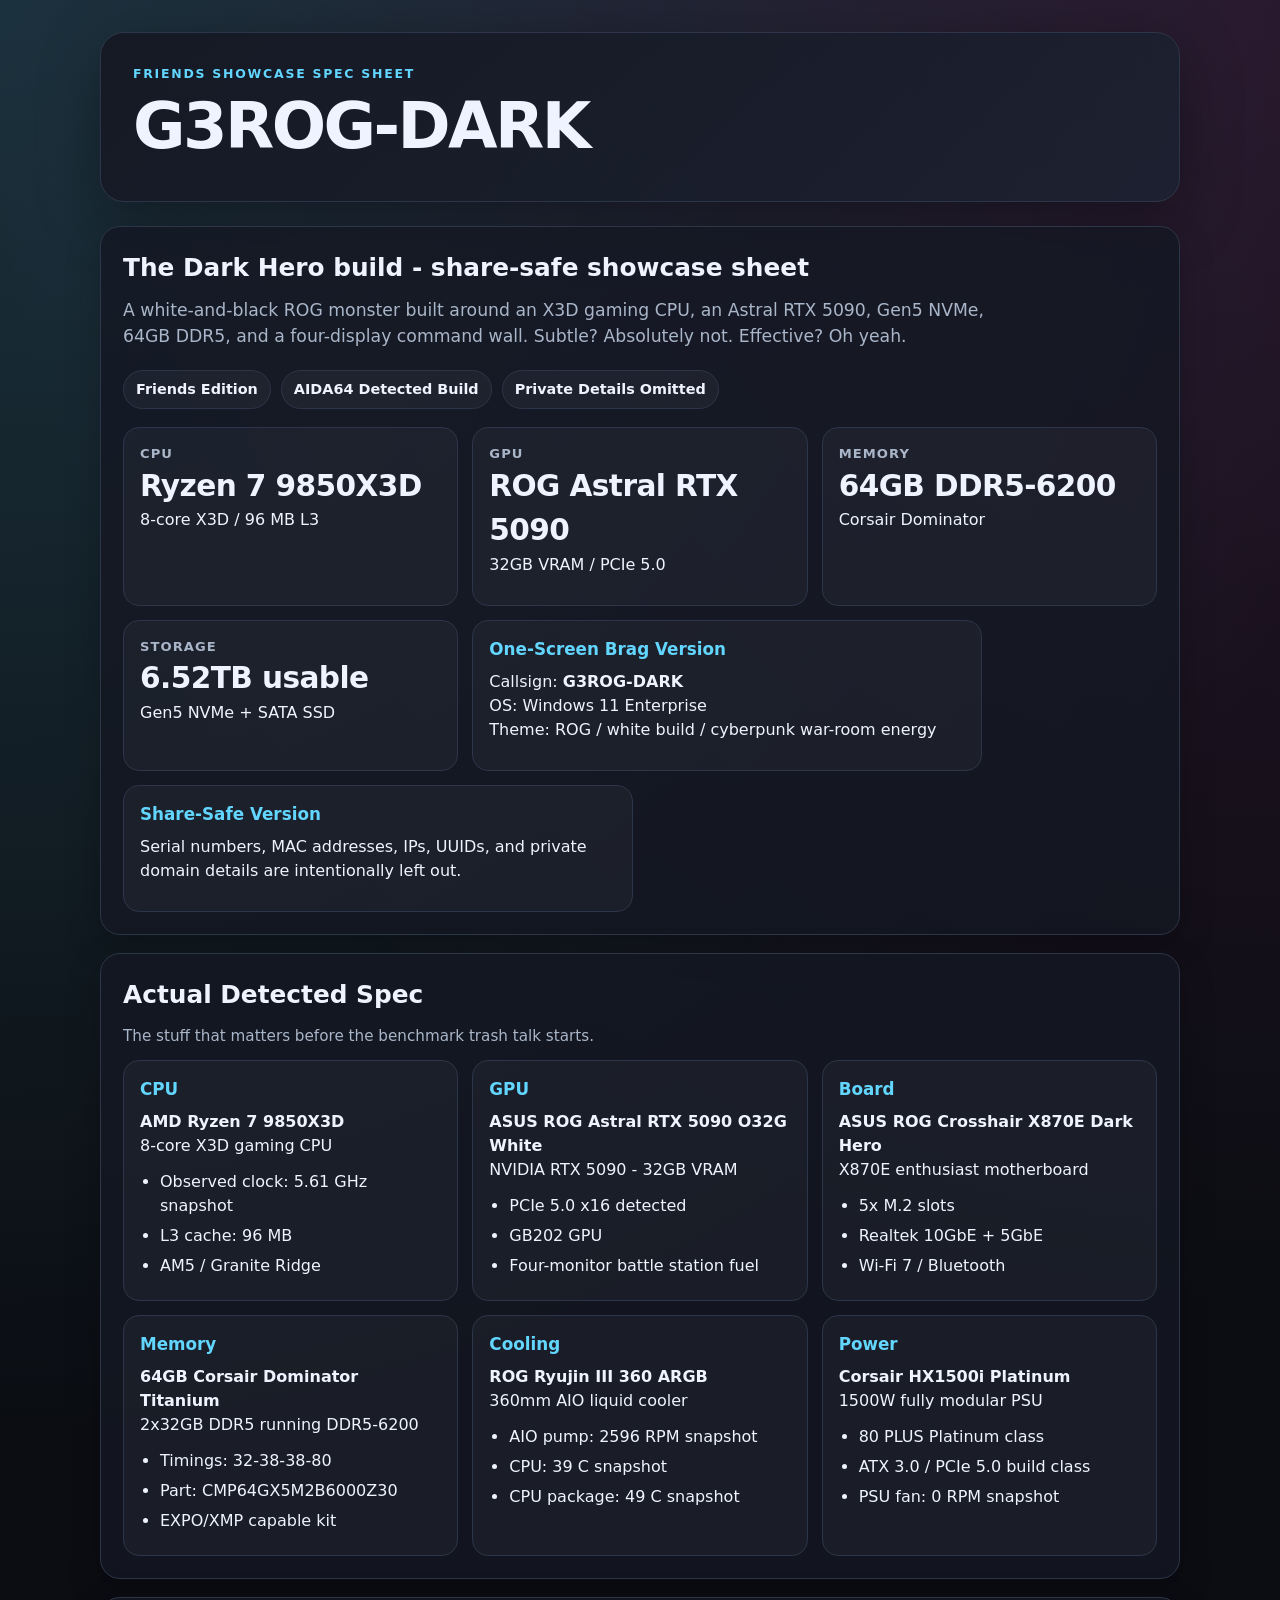
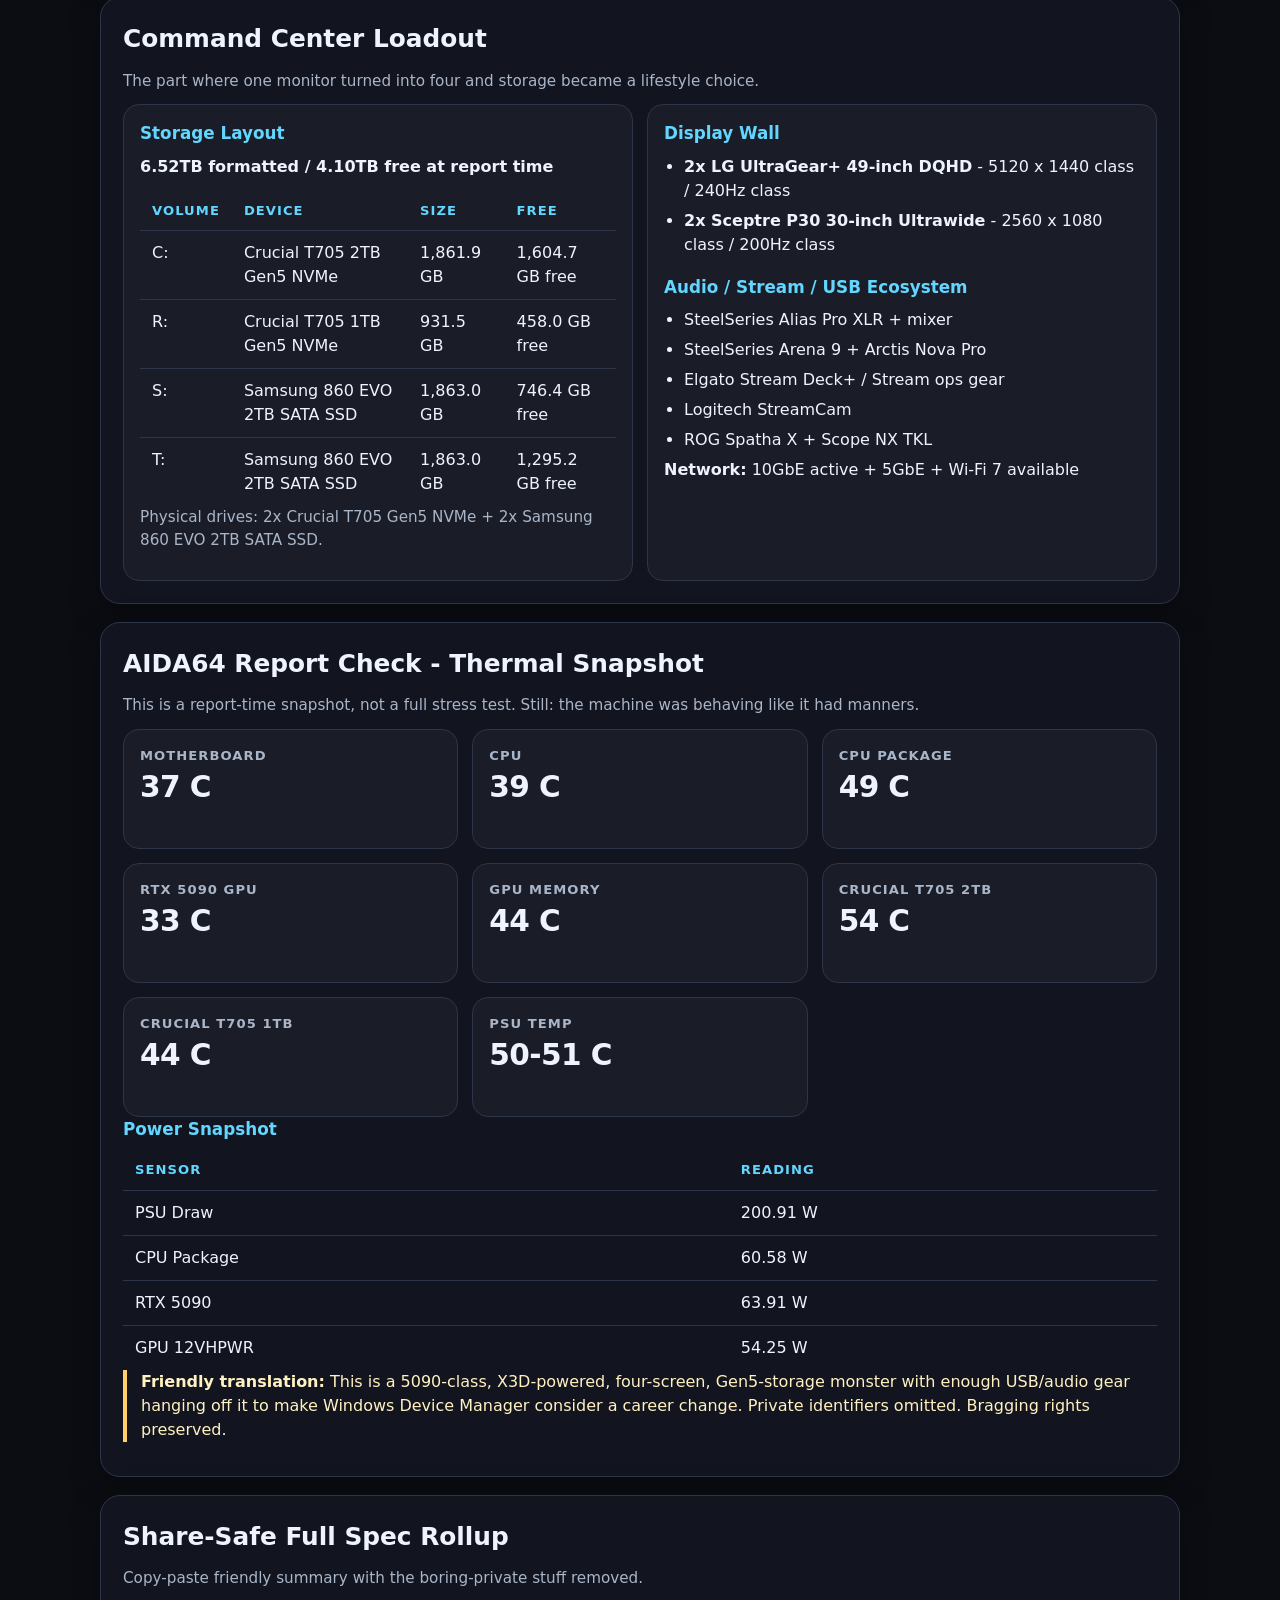
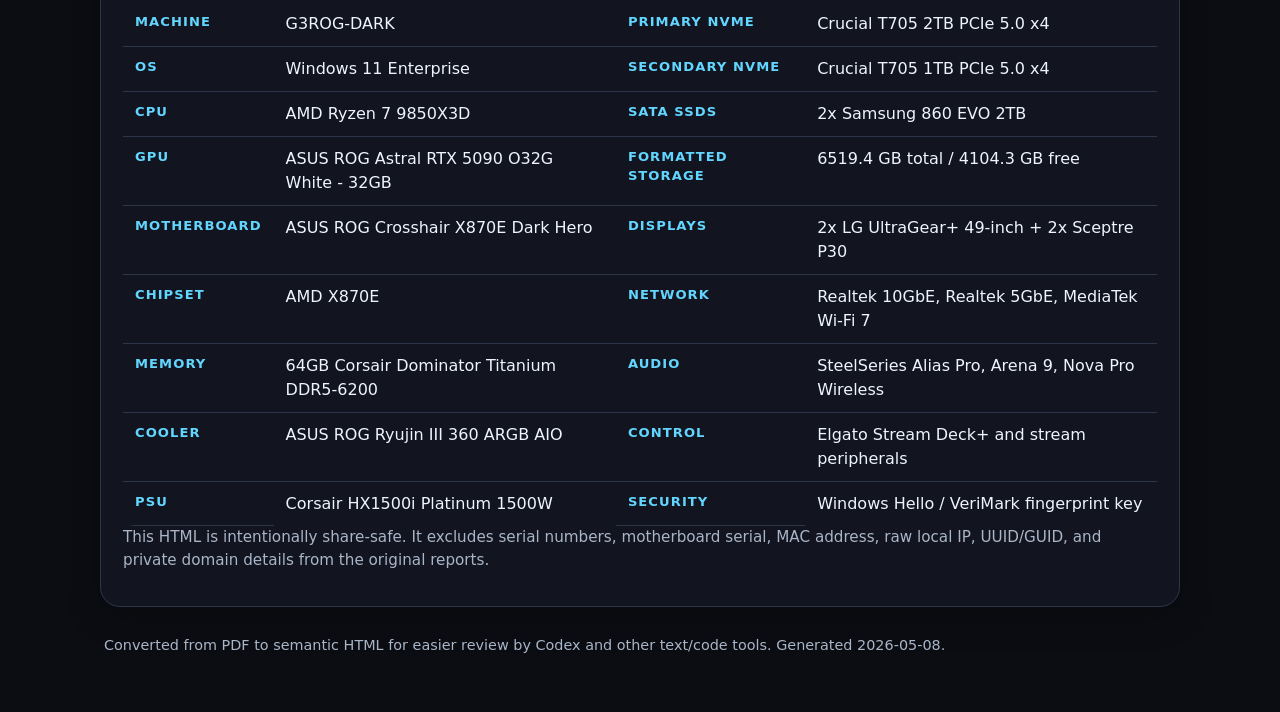
<file: docs/machines/g3rog-dark/exports/G3ROG-DARK-showcase-spec-2026-05-08.html>
<!doctype html>
<html lang="en">
<head>
  <meta charset="utf-8">
  <meta name="viewport" content="width=device-width, initial-scale=1">
  <title>G3ROG-DARK</title>
  <meta name="generator" content="ChatGPT - semantic conversion from generated PDF">
  <meta name="source-pdf" content="G3ROG-DARK-Friends-Showcase-Spec-Sheet-20260508-v3.pdf">
  <style>
    :root {
      --bg: #0b0d12;
      --panel: #141823;
      --panel2: #1b2130;
      --text: #eef3ff;
      --muted: #a9b5c8;
      --line: #2d3548;
      --accent: #62d6ff;
      --accent2: #ff4fd8;
      --good: #8df7bd;
      --warn: #ffd166;
    }
    * { box-sizing: border-box; }
    body {
      margin: 0;
      background: radial-gradient(circle at top left, rgba(98,216,255,.18), transparent 35%),
                  radial-gradient(circle at top right, rgba(255,79,216,.12), transparent 32%),
                  var(--bg);
      color: var(--text);
      font-family: Inter, ui-sans-serif, system-ui, -apple-system, Segoe UI, Roboto, Arial, sans-serif;
      line-height: 1.5;
    }
    main { max-width: 1120px; margin: 0 auto; padding: 32px 20px 56px; }
    header.hero {
      border: 1px solid var(--line);
      background: linear-gradient(135deg, rgba(20,24,35,.95), rgba(27,33,48,.88));
      border-radius: 24px;
      padding: 32px;
      box-shadow: 0 18px 60px rgba(0,0,0,.35);
      margin-bottom: 24px;
    }
    .eyebrow { color: var(--accent); text-transform: uppercase; letter-spacing: .14em; font-size: .78rem; font-weight: 800; }
    h1 { font-size: clamp(2rem, 5vw, 4.25rem); line-height: .95; margin: 12px 0 12px; letter-spacing: -.04em; }
    h2 { font-size: 1.55rem; margin: 0 0 12px; }
    h3 { font-size: 1.05rem; margin: 0 0 8px; color: var(--accent); }
    p { margin: 0 0 12px; }
    .subtitle { color: var(--muted); max-width: 900px; font-size: 1.08rem; }
    .badges { display:flex; flex-wrap:wrap; gap:10px; margin-top:20px; }
    .badge {
      border: 1px solid var(--line);
      background: rgba(255,255,255,.04);
      border-radius: 999px;
      padding: 8px 12px;
      color: var(--text);
      font-size: .9rem;
      font-weight: 700;
    }
    section {
      border: 1px solid var(--line);
      background: rgba(20,24,35,.82);
      border-radius: 20px;
      padding: 22px;
      margin: 18px 0;
      box-shadow: 0 10px 35px rgba(0,0,0,.22);
    }
    .grid { display:grid; grid-template-columns: repeat(12, 1fr); gap: 14px; }
    .card {
      grid-column: span 4;
      border: 1px solid var(--line);
      background: rgba(255,255,255,.035);
      border-radius: 16px;
      padding: 16px;
      min-height: 120px;
    }
    .card.wide { grid-column: span 6; }
    .card.full { grid-column: 1 / -1; }
    .stat { font-size: 1.85rem; font-weight: 900; letter-spacing: -.02em; }
    .label { color: var(--muted); font-size: .82rem; text-transform: uppercase; letter-spacing: .08em; font-weight: 800; }
    table { width: 100%; border-collapse: collapse; overflow: hidden; border-radius: 12px; }
    th, td { text-align: left; border-bottom: 1px solid var(--line); padding: 10px 12px; vertical-align: top; }
    th { color: var(--accent); font-size: .82rem; text-transform: uppercase; letter-spacing: .08em; }
    tr:last-child td { border-bottom: 0; }
    ul { margin: 8px 0 0 20px; padding: 0; }
    li { margin: 6px 0; }
    code { background: rgba(255,255,255,.07); border: 1px solid var(--line); padding: .12em .35em; border-radius: 6px; color: var(--good); }
    .note { color: var(--muted); font-size: .95rem; }
    .warning { border-left: 4px solid var(--warn); padding-left: 14px; color: #fff1c1; }
    footer { color: var(--muted); margin: 28px 4px 0; font-size: .9rem; }
    @media (max-width: 820px) {
      .card, .card.wide { grid-column: 1 / -1; }
      header.hero { padding: 24px; }
    }

  </style>
</head>
<body>
<main>
  <header class="hero">
    <div class="eyebrow">Friends showcase spec sheet</div>
    <h1>G3ROG-DARK</h1>
  </header>

<section id="hero-summary">
  <h2>The Dark Hero build - share-safe showcase sheet</h2>
  <p class="subtitle">A white-and-black ROG monster built around an X3D gaming CPU, an Astral RTX 5090, Gen5 NVMe, 64GB DDR5, and a four-display command wall. Subtle? Absolutely not. Effective? Oh yeah.</p>
  <div class="badges">
    <span class="badge">Friends Edition</span>
    <span class="badge">AIDA64 Detected Build</span>
    <span class="badge">Private Details Omitted</span>
  </div>
  <div class="grid" style="margin-top:18px">
    <div class="card"><div class="label">CPU</div><div class="stat">Ryzen 7 9850X3D</div><p>8-core X3D / 96 MB L3</p></div>
    <div class="card"><div class="label">GPU</div><div class="stat">ROG Astral RTX 5090</div><p>32GB VRAM / PCIe 5.0</p></div>
    <div class="card"><div class="label">Memory</div><div class="stat">64GB DDR5-6200</div><p>Corsair Dominator</p></div>
    <div class="card"><div class="label">Storage</div><div class="stat">6.52TB usable</div><p>Gen5 NVMe + SATA SSD</p></div>
    <div class="card wide"><h3>One-Screen Brag Version</h3><p>Callsign: <strong>G3ROG-DARK</strong><br>OS: Windows 11 Enterprise<br>Theme: ROG / white build / cyberpunk war-room energy</p></div>
    <div class="card wide"><h3>Share-Safe Version</h3><p>Serial numbers, MAC addresses, IPs, UUIDs, and private domain details are intentionally left out.</p></div>
  </div>
</section>

<section id="core-spec">
  <h2>Actual Detected Spec</h2>
  <p class="note">The stuff that matters before the benchmark trash talk starts.</p>
  <div class="grid">
    <div class="card"><h3>CPU</h3><p><strong>AMD Ryzen 7 9850X3D</strong><br>8-core X3D gaming CPU</p><ul><li>Observed clock: 5.61 GHz snapshot</li><li>L3 cache: 96 MB</li><li>AM5 / Granite Ridge</li></ul></div>
    <div class="card"><h3>GPU</h3><p><strong>ASUS ROG Astral RTX 5090 O32G White</strong><br>NVIDIA RTX 5090 - 32GB VRAM</p><ul><li>PCIe 5.0 x16 detected</li><li>GB202 GPU</li><li>Four-monitor battle station fuel</li></ul></div>
    <div class="card"><h3>Board</h3><p><strong>ASUS ROG Crosshair X870E Dark Hero</strong><br>X870E enthusiast motherboard</p><ul><li>5x M.2 slots</li><li>Realtek 10GbE + 5GbE</li><li>Wi-Fi 7 / Bluetooth</li></ul></div>
    <div class="card"><h3>Memory</h3><p><strong>64GB Corsair Dominator Titanium</strong><br>2x32GB DDR5 running DDR5-6200</p><ul><li>Timings: 32-38-38-80</li><li>Part: CMP64GX5M2B6000Z30</li><li>EXPO/XMP capable kit</li></ul></div>
    <div class="card"><h3>Cooling</h3><p><strong>ROG Ryujin III 360 ARGB</strong><br>360mm AIO liquid cooler</p><ul><li>AIO pump: 2596 RPM snapshot</li><li>CPU: 39 C snapshot</li><li>CPU package: 49 C snapshot</li></ul></div>
    <div class="card"><h3>Power</h3><p><strong>Corsair HX1500i Platinum</strong><br>1500W fully modular PSU</p><ul><li>80 PLUS Platinum class</li><li>ATX 3.0 / PCIe 5.0 build class</li><li>PSU fan: 0 RPM snapshot</li></ul></div>
  </div>
</section>

<section id="command-center">
  <h2>Command Center Loadout</h2>
  <p class="note">The part where one monitor turned into four and storage became a lifestyle choice.</p>
  <div class="grid">
    <div class="card wide">
      <h3>Storage Layout</h3>
      <p><strong>6.52TB formatted / 4.10TB free at report time</strong></p>
      <table>
        <thead><tr><th>Volume</th><th>Device</th><th>Size</th><th>Free</th></tr></thead>
        <tbody>
          <tr><td>C:</td><td>Crucial T705 2TB Gen5 NVMe</td><td>1,861.9 GB</td><td>1,604.7 GB free</td></tr>
          <tr><td>R:</td><td>Crucial T705 1TB Gen5 NVMe</td><td>931.5 GB</td><td>458.0 GB free</td></tr>
          <tr><td>S:</td><td>Samsung 860 EVO 2TB SATA SSD</td><td>1,863.0 GB</td><td>746.4 GB free</td></tr>
          <tr><td>T:</td><td>Samsung 860 EVO 2TB SATA SSD</td><td>1,863.0 GB</td><td>1,295.2 GB free</td></tr>
        </tbody>
      </table>
      <p class="note">Physical drives: 2x Crucial T705 Gen5 NVMe + 2x Samsung 860 EVO 2TB SATA SSD.</p>
    </div>
    <div class="card wide">
      <h3>Display Wall</h3>
      <ul>
        <li><strong>2x LG UltraGear+ 49-inch DQHD</strong> - 5120 x 1440 class / 240Hz class</li>
        <li><strong>2x Sceptre P30 30-inch Ultrawide</strong> - 2560 x 1080 class / 200Hz class</li>
      </ul>
      <h3 style="margin-top:18px">Audio / Stream / USB Ecosystem</h3>
      <ul>
        <li>SteelSeries Alias Pro XLR + mixer</li>
        <li>SteelSeries Arena 9 + Arctis Nova Pro</li>
        <li>Elgato Stream Deck+ / Stream ops gear</li>
        <li>Logitech StreamCam</li>
        <li>ROG Spatha X + Scope NX TKL</li>
      </ul>
      <p><strong>Network:</strong> 10GbE active + 5GbE + Wi-Fi 7 available</p>
    </div>
  </div>
</section>

<section id="thermal-snapshot">
  <h2>AIDA64 Report Check - Thermal Snapshot</h2>
  <p class="note">This is a report-time snapshot, not a full stress test. Still: the machine was behaving like it had manners.</p>
  <div class="grid">
    <div class="card"><div class="label">Motherboard</div><div class="stat">37 C</div></div>
    <div class="card"><div class="label">CPU</div><div class="stat">39 C</div></div>
    <div class="card"><div class="label">CPU Package</div><div class="stat">49 C</div></div>
    <div class="card"><div class="label">RTX 5090 GPU</div><div class="stat">33 C</div></div>
    <div class="card"><div class="label">GPU Memory</div><div class="stat">44 C</div></div>
    <div class="card"><div class="label">Crucial T705 2TB</div><div class="stat">54 C</div></div>
    <div class="card"><div class="label">Crucial T705 1TB</div><div class="stat">44 C</div></div>
    <div class="card"><div class="label">PSU Temp</div><div class="stat">50-51 C</div></div>
  </div>
  <h3>Power Snapshot</h3>
  <table>
    <thead><tr><th>Sensor</th><th>Reading</th></tr></thead>
    <tbody>
      <tr><td>PSU Draw</td><td>200.91 W</td></tr>
      <tr><td>CPU Package</td><td>60.58 W</td></tr>
      <tr><td>RTX 5090</td><td>63.91 W</td></tr>
      <tr><td>GPU 12VHPWR</td><td>54.25 W</td></tr>
    </tbody>
  </table>
  <p class="warning"><strong>Friendly translation:</strong> This is a 5090-class, X3D-powered, four-screen, Gen5-storage monster with enough USB/audio gear hanging off it to make Windows Device Manager consider a career change. Private identifiers omitted. Bragging rights preserved.</p>
</section>

<section id="share-safe-rollup">
  <h2>Share-Safe Full Spec Rollup</h2>
  <p class="note">Copy-paste friendly summary with the boring-private stuff removed.</p>
  <table>
    <tbody>
      <tr><th>Machine</th><td>G3ROG-DARK</td><th>Primary NVMe</th><td>Crucial T705 2TB PCIe 5.0 x4</td></tr>
      <tr><th>OS</th><td>Windows 11 Enterprise</td><th>Secondary NVMe</th><td>Crucial T705 1TB PCIe 5.0 x4</td></tr>
      <tr><th>CPU</th><td>AMD Ryzen 7 9850X3D</td><th>SATA SSDs</th><td>2x Samsung 860 EVO 2TB</td></tr>
      <tr><th>GPU</th><td>ASUS ROG Astral RTX 5090 O32G White - 32GB</td><th>Formatted Storage</th><td>6519.4 GB total / 4104.3 GB free</td></tr>
      <tr><th>Motherboard</th><td>ASUS ROG Crosshair X870E Dark Hero</td><th>Displays</th><td>2x LG UltraGear+ 49-inch + 2x Sceptre P30</td></tr>
      <tr><th>Chipset</th><td>AMD X870E</td><th>Network</th><td>Realtek 10GbE, Realtek 5GbE, MediaTek Wi-Fi 7</td></tr>
      <tr><th>Memory</th><td>64GB Corsair Dominator Titanium DDR5-6200</td><th>Audio</th><td>SteelSeries Alias Pro, Arena 9, Nova Pro Wireless</td></tr>
      <tr><th>Cooler</th><td>ASUS ROG Ryujin III 360 ARGB AIO</td><th>Control</th><td>Elgato Stream Deck+ and stream peripherals</td></tr>
      <tr><th>PSU</th><td>Corsair HX1500i Platinum 1500W</td><th>Security</th><td>Windows Hello / VeriMark fingerprint key</td></tr>
    </tbody>
  </table>
  <p class="note">This HTML is intentionally share-safe. It excludes serial numbers, motherboard serial, MAC address, raw local IP, UUID/GUID, and private domain details from the original reports.</p>
</section>

<footer>
  Converted from PDF to semantic HTML for easier review by Codex and other text/code tools. Generated 2026-05-08.
</footer>
</main>
</body>
</html>
</file>
<file: site/styles.css>
:root {
  color-scheme: dark;
  --bg: #07090d;
  --panel: #10151c;
  --panel-strong: #151d26;
  --text: #f4f8fb;
  --muted: #a9b8c8;
  --soft: #d8e6ef;
  --line: rgba(255, 255, 255, .14);
  --cyan: #65dcff;
  --magenta: #ff5cd6;
  --green: #69e49b;
  --gold: #ffd166;
  --red: #ff7a7a;
  --shadow: 0 24px 80px rgba(0, 0, 0, .42);
}

* {
  box-sizing: border-box;
}

html {
  scroll-behavior: smooth;
}

body {
  margin: 0;
  min-width: 320px;
  background: var(--bg);
  color: var(--text);
  font-family: Inter, ui-sans-serif, system-ui, -apple-system, BlinkMacSystemFont, "Segoe UI", sans-serif;
  line-height: 1.5;
}

a {
  color: inherit;
  text-decoration: none;
}

img {
  display: block;
  max-width: 100%;
}

.site-shell {
  overflow: clip;
}

.topbar {
  position: fixed;
  z-index: 20;
  top: 0;
  left: 0;
  right: 0;
  display: flex;
  align-items: center;
  justify-content: space-between;
  gap: 20px;
  min-height: 72px;
  padding: 14px clamp(18px, 5vw, 64px);
  background: rgba(7, 9, 13, .78);
  border-bottom: 1px solid rgba(255, 255, 255, .08);
  backdrop-filter: blur(18px);
}

.brand {
  display: flex;
  align-items: center;
  gap: 12px;
  min-width: 0;
  font-weight: 800;
}

.brand-mark {
  display: grid;
  place-items: center;
  width: 36px;
  height: 36px;
  border: 1px solid var(--line);
  background: #f6f8fb;
  color: #07090d;
  font-size: .82rem;
  font-weight: 900;
}

.brand-text {
  overflow: hidden;
  text-overflow: ellipsis;
  white-space: nowrap;
}

.nav {
  display: flex;
  align-items: center;
  justify-content: flex-end;
  gap: 8px;
  flex-wrap: wrap;
}

.nav a,
.button {
  display: inline-flex;
  align-items: center;
  justify-content: center;
  min-height: 38px;
  padding: 8px 12px;
  border: 1px solid transparent;
  color: var(--muted);
  font-size: .92rem;
  font-weight: 700;
}

.nav a:hover,
.nav a:focus-visible,
.button:hover,
.button:focus-visible {
  color: var(--text);
  border-color: var(--line);
  outline: none;
}

.button.primary {
  color: #061014;
  background: var(--cyan);
  border-color: var(--cyan);
}

.hero {
  position: relative;
  min-height: 92vh;
  display: grid;
  align-items: end;
  padding: 116px clamp(18px, 5vw, 64px) 56px;
  isolation: isolate;
}

.hero::before {
  content: "";
  position: absolute;
  inset: 0;
  z-index: -2;
  background:
    linear-gradient(90deg, rgba(7, 9, 13, .96) 0%, rgba(7, 9, 13, .74) 38%, rgba(7, 9, 13, .2) 70%),
    linear-gradient(0deg, rgba(7, 9, 13, 1) 0%, rgba(7, 9, 13, .1) 28%),
    url("../assets/gallery/g3rog-dark/g3rog-dark-angled-chassis-2026-05-08.jpeg") center / cover no-repeat;
}

.hero::after {
  content: "";
  position: absolute;
  inset: auto 0 0;
  height: 1px;
  background: linear-gradient(90deg, transparent, var(--cyan), var(--magenta), transparent);
}

.hero-content {
  width: min(760px, 100%);
}

.eyebrow {
  margin: 0 0 14px;
  color: var(--cyan);
  font-size: .82rem;
  font-weight: 900;
  text-transform: uppercase;
}

h1,
h2,
h3,
p {
  margin-top: 0;
}

h1 {
  margin-bottom: 16px;
  font-size: clamp(3rem, 8vw, 7.4rem);
  line-height: .9;
  letter-spacing: 0;
}

.hero-copy {
  width: min(650px, 100%);
  margin-bottom: 26px;
  color: var(--soft);
  font-size: clamp(1.05rem, 2vw, 1.28rem);
}

.hero-actions,
.section-actions {
  display: flex;
  flex-wrap: wrap;
  gap: 10px;
}

.hero-stats {
  display: grid;
  grid-template-columns: repeat(4, minmax(110px, 1fr));
  gap: 1px;
  width: min(780px, 100%);
  margin-top: 42px;
  border: 1px solid var(--line);
  background: var(--line);
  box-shadow: var(--shadow);
}

.stat {
  min-height: 104px;
  padding: 18px;
  background: rgba(10, 14, 20, .84);
}

.stat strong {
  display: block;
  margin-bottom: 6px;
  font-size: 1.22rem;
}

.stat span {
  color: var(--muted);
  font-size: .86rem;
}

.section {
  padding: 74px clamp(18px, 5vw, 64px);
}

.section.alt {
  background: #0b0f15;
}

.section-head {
  display: flex;
  align-items: end;
  justify-content: space-between;
  gap: 24px;
  margin-bottom: 28px;
}

.section-head h2 {
  margin-bottom: 8px;
  font-size: clamp(2rem, 4vw, 3.4rem);
  line-height: 1;
}

.section-head p {
  max-width: 720px;
  margin-bottom: 0;
  color: var(--muted);
}

.machine-grid,
.spec-grid,
.timeline,
.gallery-grid {
  display: grid;
  gap: 14px;
}

.machine-grid {
  grid-template-columns: repeat(3, minmax(0, 1fr));
}

.machine-card,
.spec-card,
.timeline-item,
.gallery-item {
  border: 1px solid var(--line);
  background: var(--panel);
}

.machine-card {
  min-height: 310px;
  display: grid;
  align-content: end;
  padding: 22px;
  position: relative;
  overflow: hidden;
}

.machine-card::before {
  content: "";
  position: absolute;
  inset: 0;
  z-index: 0;
  background: linear-gradient(0deg, rgba(7, 9, 13, .98), rgba(7, 9, 13, .28));
}

.machine-card > * {
  position: relative;
  z-index: 1;
}

.machine-card.dark {
  background: url("../assets/gallery/g3rog-dark/g3rog-dark-side-panel-front-2026-05-08.jpeg") center / cover no-repeat;
}

.machine-card.actual {
  background: url("../assets/gallery/g3rog-actual_2026-04-16.jpeg") center / cover no-repeat;
}

.machine-card.pending {
  background: linear-gradient(135deg, #111821, #1c1520 55%, #251d10);
}

.status {
  width: max-content;
  margin-bottom: 14px;
  padding: 5px 9px;
  border: 1px solid var(--line);
  color: var(--cyan);
  font-size: .75rem;
  font-weight: 900;
  text-transform: uppercase;
}

.machine-card h3,
.spec-card h3,
.timeline-item h3 {
  margin-bottom: 8px;
  font-size: 1.35rem;
}

.machine-card p,
.spec-card p,
.timeline-item p {
  color: var(--muted);
}

.machine-card p:last-child,
.spec-card p:last-child,
.timeline-item p:last-child {
  margin-bottom: 0;
}

.spec-grid {
  grid-template-columns: repeat(4, minmax(0, 1fr));
}

.spec-card {
  min-height: 176px;
  padding: 20px;
}

.peripherals-grid {
  margin-top: 14px;
}

.spec-card.accent-cyan {
  border-top: 3px solid var(--cyan);
}

.spec-card.accent-magenta {
  border-top: 3px solid var(--magenta);
}

.spec-card.accent-green {
  border-top: 3px solid var(--green);
}

.spec-card.accent-gold {
  border-top: 3px solid var(--gold);
}

.gallery-grid {
  grid-template-columns: 1.2fr .8fr;
}

.gallery-item {
  min-height: 340px;
  overflow: hidden;
  position: relative;
}

.gallery-item.large {
  grid-row: span 2;
}

.gallery-item img {
  width: 100%;
  height: 100%;
  min-height: inherit;
  object-fit: cover;
  transition: transform .5s ease;
}

.gallery-item:hover img {
  transform: scale(1.035);
}

.caption {
  position: absolute;
  left: 14px;
  right: 14px;
  bottom: 14px;
  padding: 10px 12px;
  background: rgba(7, 9, 13, .76);
  border: 1px solid rgba(255, 255, 255, .14);
  color: var(--soft);
  font-weight: 800;
  backdrop-filter: blur(12px);
}

.timeline {
  grid-template-columns: repeat(4, minmax(0, 1fr));
}

.timeline-item {
  min-height: 190px;
  padding: 20px;
}

.timeline-date {
  display: block;
  margin-bottom: 14px;
  color: var(--gold);
  font-weight: 900;
}

.deep-links {
  display: grid;
  grid-template-columns: repeat(2, minmax(0, 1fr));
  gap: 12px;
}

.deep-link {
  display: flex;
  align-items: center;
  justify-content: space-between;
  gap: 16px;
  min-height: 72px;
  padding: 18px 20px;
  border: 1px solid var(--line);
  background: var(--panel-strong);
  color: var(--soft);
  font-weight: 800;
}

.deep-link span {
  color: var(--cyan);
}

.footer {
  padding: 34px clamp(18px, 5vw, 64px);
  border-top: 1px solid var(--line);
  color: var(--muted);
  background: #05070a;
}

@media (max-width: 980px) {
  .topbar {
    position: absolute;
    align-items: flex-start;
  }

  .nav {
    display: none;
  }

  .hero {
    min-height: 860px;
  }

  .hero-stats,
  .machine-grid,
  .spec-grid,
  .timeline,
  .gallery-grid,
  .deep-links {
    grid-template-columns: 1fr 1fr;
  }

  .gallery-item.large {
    grid-row: auto;
  }
}

@media (max-width: 640px) {
  .hero {
    min-height: 820px;
    padding-top: 104px;
  }

  .hero::before {
    background:
      linear-gradient(0deg, rgba(7, 9, 13, .98) 0%, rgba(7, 9, 13, .68) 54%, rgba(7, 9, 13, .28) 100%),
      url("../assets/gallery/g3rog-dark/g3rog-dark-angled-chassis-2026-05-08.jpeg") center / cover no-repeat;
  }

  h1 {
    font-size: 3.35rem;
  }

  .hero-stats,
  .machine-grid,
  .spec-grid,
  .timeline,
  .gallery-grid,
  .deep-links {
    grid-template-columns: 1fr;
  }

  .section-head {
    align-items: start;
    flex-direction: column;
  }

  .gallery-item {
    min-height: 270px;
  }
}
</file>
